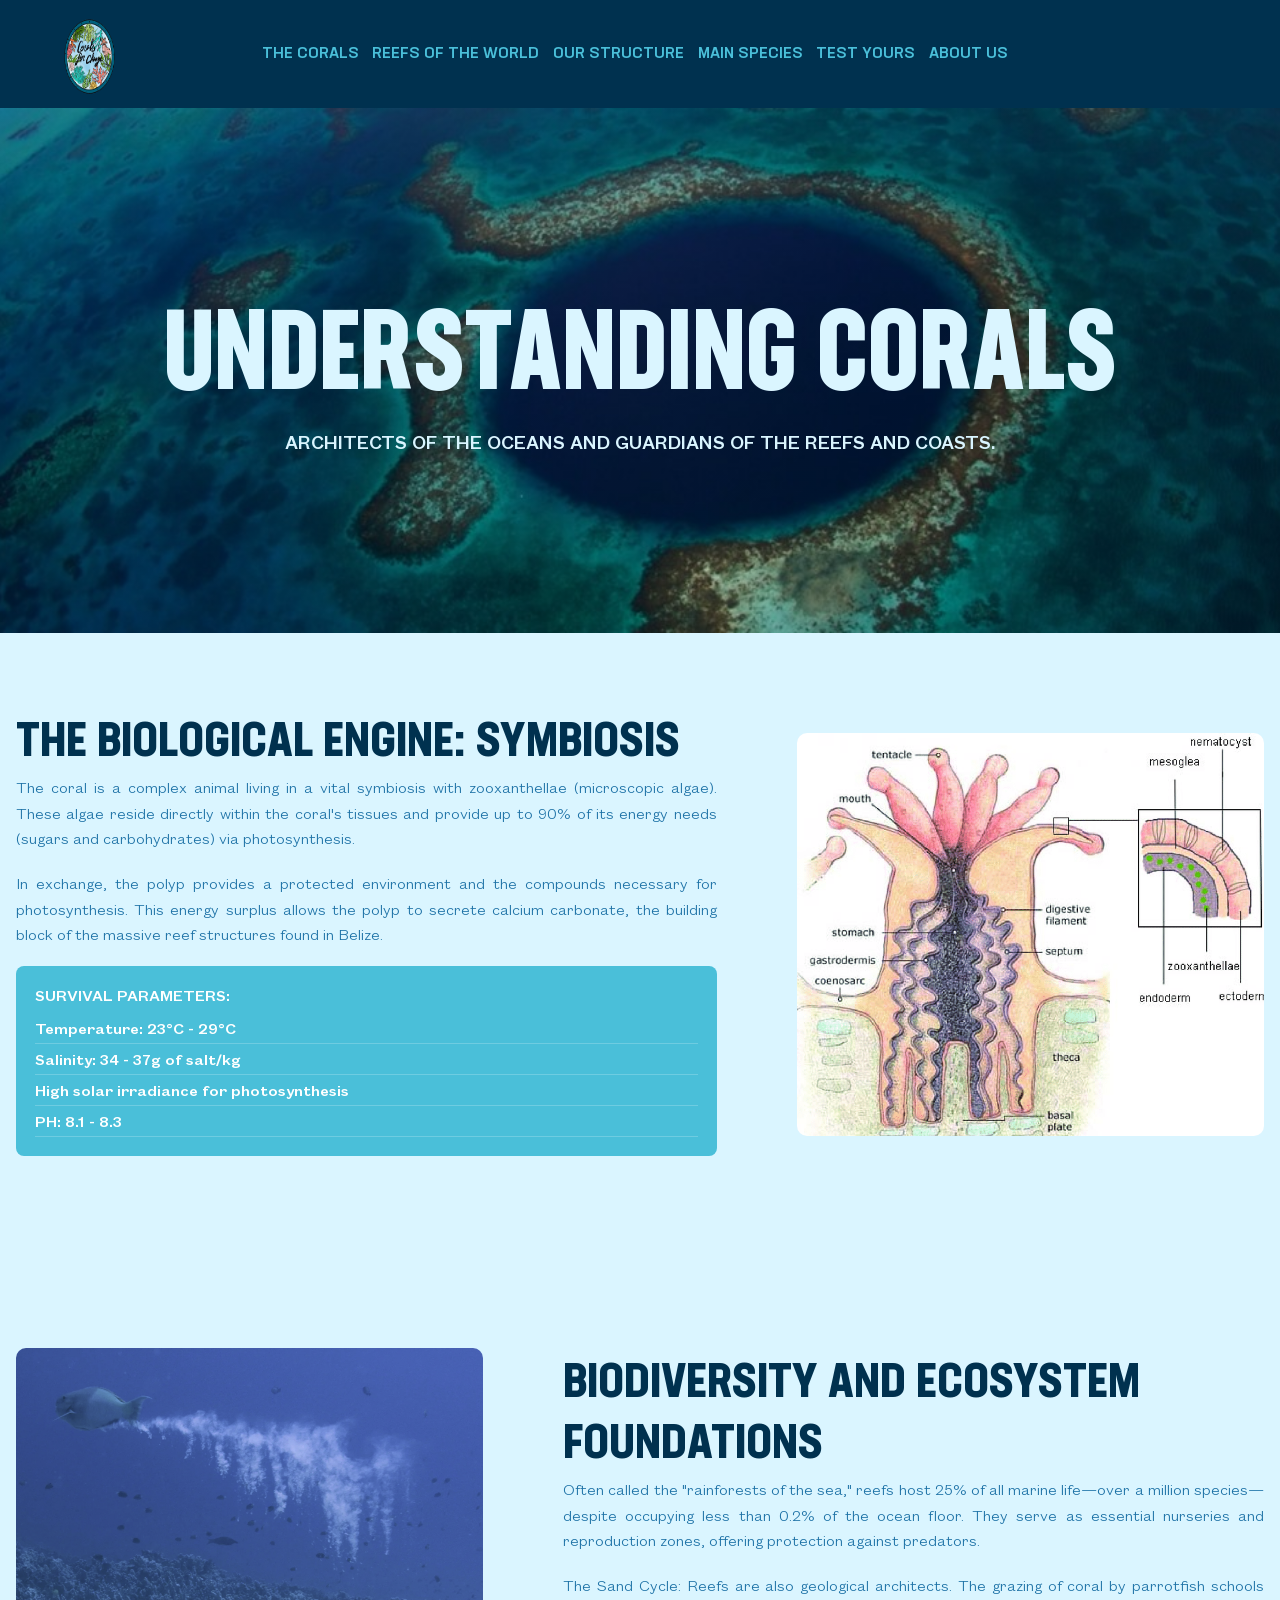
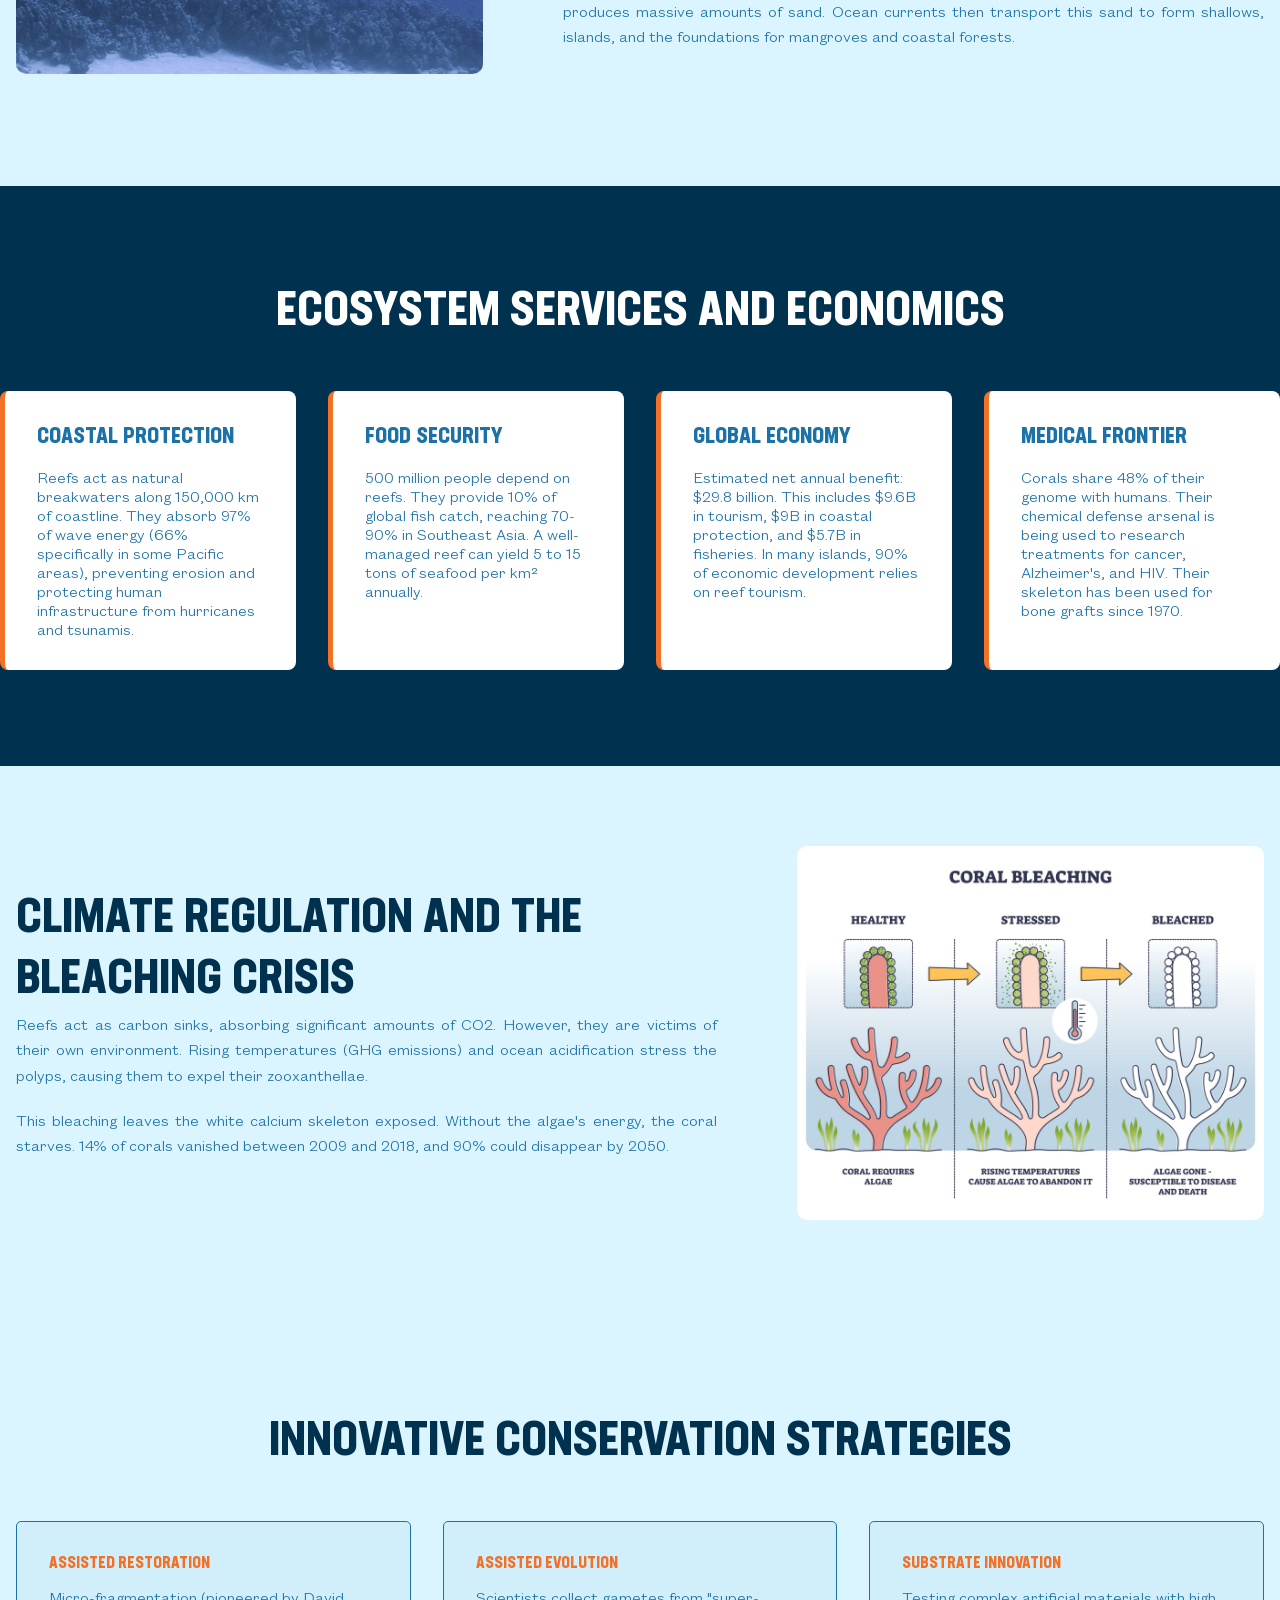
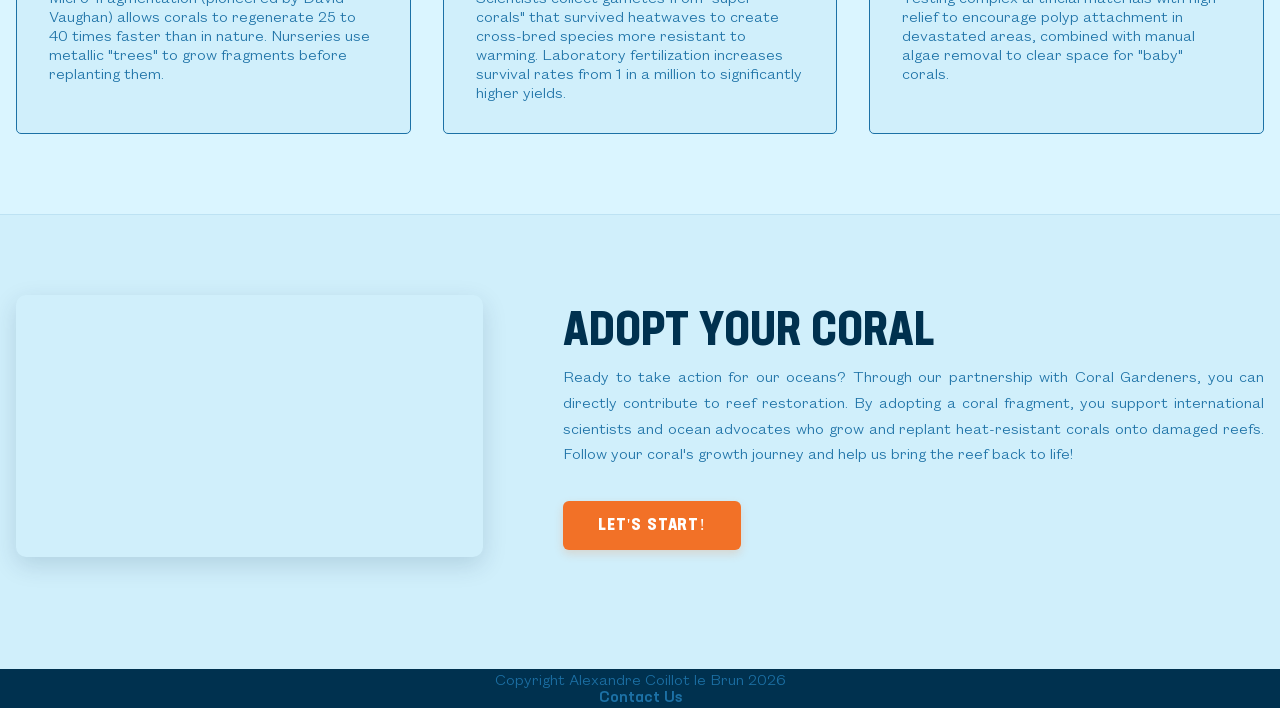
<file: page/corail.html>
<!DOCTYPE html>
<html lang="en">

<head>
    <meta charset="UTF-8">
    <meta name="viewport" content="width=device-width, initial-scale=1.0">
    <meta name="description" content="Page presentant le fonctionnement global des coraux">
    <meta name="author" content="Alexandre Coillot le Brun">
    <meta name="keywords" content="">

    <link rel="stylesheet" href="../style/styles.css">
    <link rel="stylesheet" href="../style/responsive.css">
    <link rel="icon" type="image/x-icon" href="../img/logo.png"><!-- favicon -->
    <title>Corals</title>
</head>

<body>
    <header>
        <figure>
            <a href="../index.html">
                <img src="../img/logo.png" alt="Logo CFC" class="logo">
            </a>
        </figure>

        <div class="burger" onclick="openNav()">
            <span></span>
            <span></span>
            <span></span>
        </div>

        <nav id="desktopNav">
            <a href="../page/corail.html">The corals</a>
            <a href="../page/recifs.html">Reefs of the world</a>
            <a href="../page/structure.html">Our Structure</a>
            <a href="../page/espece.html">Main Species</a>
            <a href="../page/experience.html">Test Yours</a>
            <a href="../page/team.html">About Us</a>
        </nav>

        <div id="myNav" class="overlay">
            <div class="overlay-content">
                <a href="../page/corail.html" onclick="openNav()">The corals</a>
                <hr>
                <a href="../page/recifs.html" onclick="openNav()">Reefs of the world</a>
                <hr>
                <a href="../page/structure.html" onclick="openNav()">Our Structure</a>
                <hr>
                <a href="../page/espece.html" onclick="openNav()">Main Species</a>
                <hr>
                <a href="../page/experience.html" onclick="openNav()">Test Yours</a>
                <hr>
                <a href="../page/team.html" onclick="openNav()">About Us</a>
            </div>
        </div>
    </header>
    <main class="coral-page">
        <section class="coral-hero">
            <div class="taillemax">
                <h1>Understanding Corals</h1>
                <h2>Architects of the oceans and guardians of the Reefs and coasts.</h2>
            </div>
        </section>


        <section class="taillemax section-padding">
            <div class="flex-container">
                <div class="text-block">
                    <h2 class="titre2corail">The Biological Engine: Symbiosis</h2>
                    <p>The coral is a complex animal living in a vital <strong>symbiosis with zooxanthellae</strong>
                        (microscopic algae). These algae reside directly within the coral's tissues and provide up to
                        <strong>90% of its energy needs</strong> (sugars and carbohydrates) via photosynthesis.
                    </p>
                    <p>In exchange, the polyp provides a protected environment and the compounds necessary for
                        photosynthesis. This energy surplus allows the polyp to secrete calcium carbonate, the building
                        block of the massive reef structures found in Belize.</p>
                    <div class="stats-box">
                        <h4><strong>SURVIVAL PARAMETERS:</strong></h4>
                        <ul>
                            <li>Temperature: 23°C - 29°C</li>
                            <li>Salinity: 34 - 37g of salt/kg</li>
                            <li>High solar irradiance for photosynthesis</li>
                            <li>PH: 8.1 - 8.3</li>
                        </ul>
                    </div>
                </div>
                <div class="image-block">

                    <img src="../img/symbiose.png" alt="Coral Symbiosis">
                </div>
            </div>
        </section>

        <section class="taillemax section-padding">
            <div class="flex-container reverse">
                <div class="text-block">
                    <h2 class="titre2corail">Biodiversity and Ecosystem Foundations</h2>
                    <p>Often called the "rainforests of the sea," reefs host <strong>25% of all marine
                            life</strong>—over a million species—despite occupying less than 0.2% of the ocean floor.
                        They serve as essential nurseries and reproduction zones, offering protection against predators.
                    </p>
                    <p><strong>The Sand Cycle:</strong> Reefs are also geological architects. The grazing of coral by
                        parrotfish schools produces massive amounts of sand. Ocean currents then transport this sand to
                        form shallows, islands, and the foundations for <strong>mangroves and coastal forests</strong>.
                    </p>
                </div>
                <div class="image-block">

                    <img src="../img/poi-perroquet.png" alt="Marine Life">
                </div>
            </div>
        </section>

        <section class="impact-section">
            <div class="taillemax">
                <h2 style="text-align: center; color: white; margin-bottom: 3rem;">Ecosystem Services and Economics</h2>
                <div class="impact-grid">
                    <div class="impact-card">
                        <h3>Coastal Protection</h3>
                        <p>Reefs act as natural breakwaters along 150,000 km of coastline. They absorb <strong>97% of
                                wave energy</strong> (66% specifically in some Pacific areas), preventing erosion and
                            protecting human infrastructure from hurricanes and tsunamis.</p>
                    </div>
                    <div class="impact-card">
                        <h3>Food Security</h3>
                        <p>500 million people depend on reefs. They provide <strong>10% of global fish catch</strong>,
                            reaching 70-90% in Southeast Asia. A well-managed reef can yield 5 to 15 tons of seafood per
                            km² annually.</p>
                    </div>
                    <div class="impact-card">
                        <h3>Global Economy</h3>
                        <p>Estimated net annual benefit: <strong>$29.8 billion</strong>. This includes $9.6B in tourism,
                            $9B in coastal protection, and $5.7B in fisheries. In many islands, 90% of economic
                            development relies on reef tourism.</p>
                    </div>
                    <div class="impact-card">
                        <h3>Medical Frontier</h3>
                        <p>Corals share <strong>48% of their genome with humans</strong>. Their chemical defense arsenal
                            is being used to research treatments for <strong>cancer, Alzheimer's, and HIV</strong>.
                            Their skeleton has been used for bone grafts since 1970.</p>
                    </div>
                </div>
            </div>
        </section>

        <section class="taillemax section-padding">
            <div class="flex-container">
                <div class="text-block">
                    <h2 class="titre2corail">Climate Regulation and The Bleaching Crisis</h2>
                    <p>Reefs act as <strong>carbon sinks</strong>, absorbing significant amounts of CO2. However, they
                        are victims of their own environment. Rising temperatures (GHG emissions) and ocean
                        acidification stress the polyps, causing them to expel their zooxanthellae.</p>
                    <p>This <strong>bleaching</strong> leaves the white calcium skeleton exposed. Without the algae's
                        energy, the coral starves. 14% of corals vanished between 2009 and 2018, and <strong>90% could
                            disappear by 2050</strong>.</p>
                </div>
                <div class="image-block">

                    <img src="../img/blanchiement-etape.jpeg" alt="Bleached Coral">
                </div>
            </div>
        </section>

        <section class="conservation-section section-padding">
            <div class="taillemax">
                <h2 class="titre2corail">Innovative Conservation Strategies</h2>
                <div class="impact-grid">
                    <div class="text-card">
                        <h4>Assisted Restoration</h4>
                        <p>Micro-fragmentation (pioneered by David Vaughan) allows corals to regenerate <strong>25 to 40
                                times faster</strong> than in nature. Nurseries use metallic "trees" to grow fragments
                            before replanting them.</p>
                    </div>
                    <div class="text-card">
                        <h4>Assisted Evolution</h4>
                        <p>Scientists collect gametes from "super-corals" that survived heatwaves to create cross-bred
                            species more resistant to warming. Laboratory fertilization increases survival rates from 1
                            in a million to significantly higher yields.</p>
                    </div>
                    <div class="text-card">
                        <h4>Substrate Innovation</h4>
                        <p>Testing complex artificial materials with high relief to encourage polyp attachment in
                            devastated areas, combined with manual algae removal to clear space for "baby" corals.</p>
                    </div>
                </div>
            </div>
        </section>
        <section class="adoption-section section-padding">
            <div class="taillemax">
                <div class="flex-container">
                    <div class="image-block">
                        <div class="video-responsive">
                            <iframe width="560" height="315"
                                src="https://www.youtube.com/embed/Am-8LPwcfbM?si=LhDcbRBxA69nA1pS"
                                title="YouTube video player" frameborder="0"
                                allow="accelerometer; autoplay; clipboard-write; encrypted-media; gyroscope; picture-in-picture; web-share"
                                allowfullscreen></iframe>
                        </div>
                    </div>

                    <div class="text-block">
                        <h2 class="titre2corail">Adopt Your Coral</h2>
                        <p>
                            Ready to take action for our oceans? Through our partnership with <strong>Coral
                                Gardeners</strong>, you can directly contribute to reef restoration. By adopting a coral
                            fragment, you support international scientists and ocean advocates who grow and replant
                            heat-resistant corals onto damaged reefs. Follow your coral's growth journey and help us
                            bring the reef back to life!
                        </p>
                        <a href="https://coralgardeners.org/fr/products/coral-adoption-program-starter" target="_blank"
                            class="btn-adopt">
                            Let's start!
                        </a>
                    </div>
                </div>
            </div>
        </section>
    </main>
    <footer>
        <p>Copyright Alexandre Coillot le Brun 2026</p>
        <a href="../page/team.html">Contact Us</a>
    </footer>
    <script>
        function openNav() {
            const nav = document.getElementById("myNav");
            // Si le menu est ouvert, on le ferme. Sinon, on l'ouvre.
            if (nav.style.height === "100%") {
                nav.style.height = "0%";
            } else {
                nav.style.height = "100%";
            }
        }
    </script>
</body>

</html>
</file>
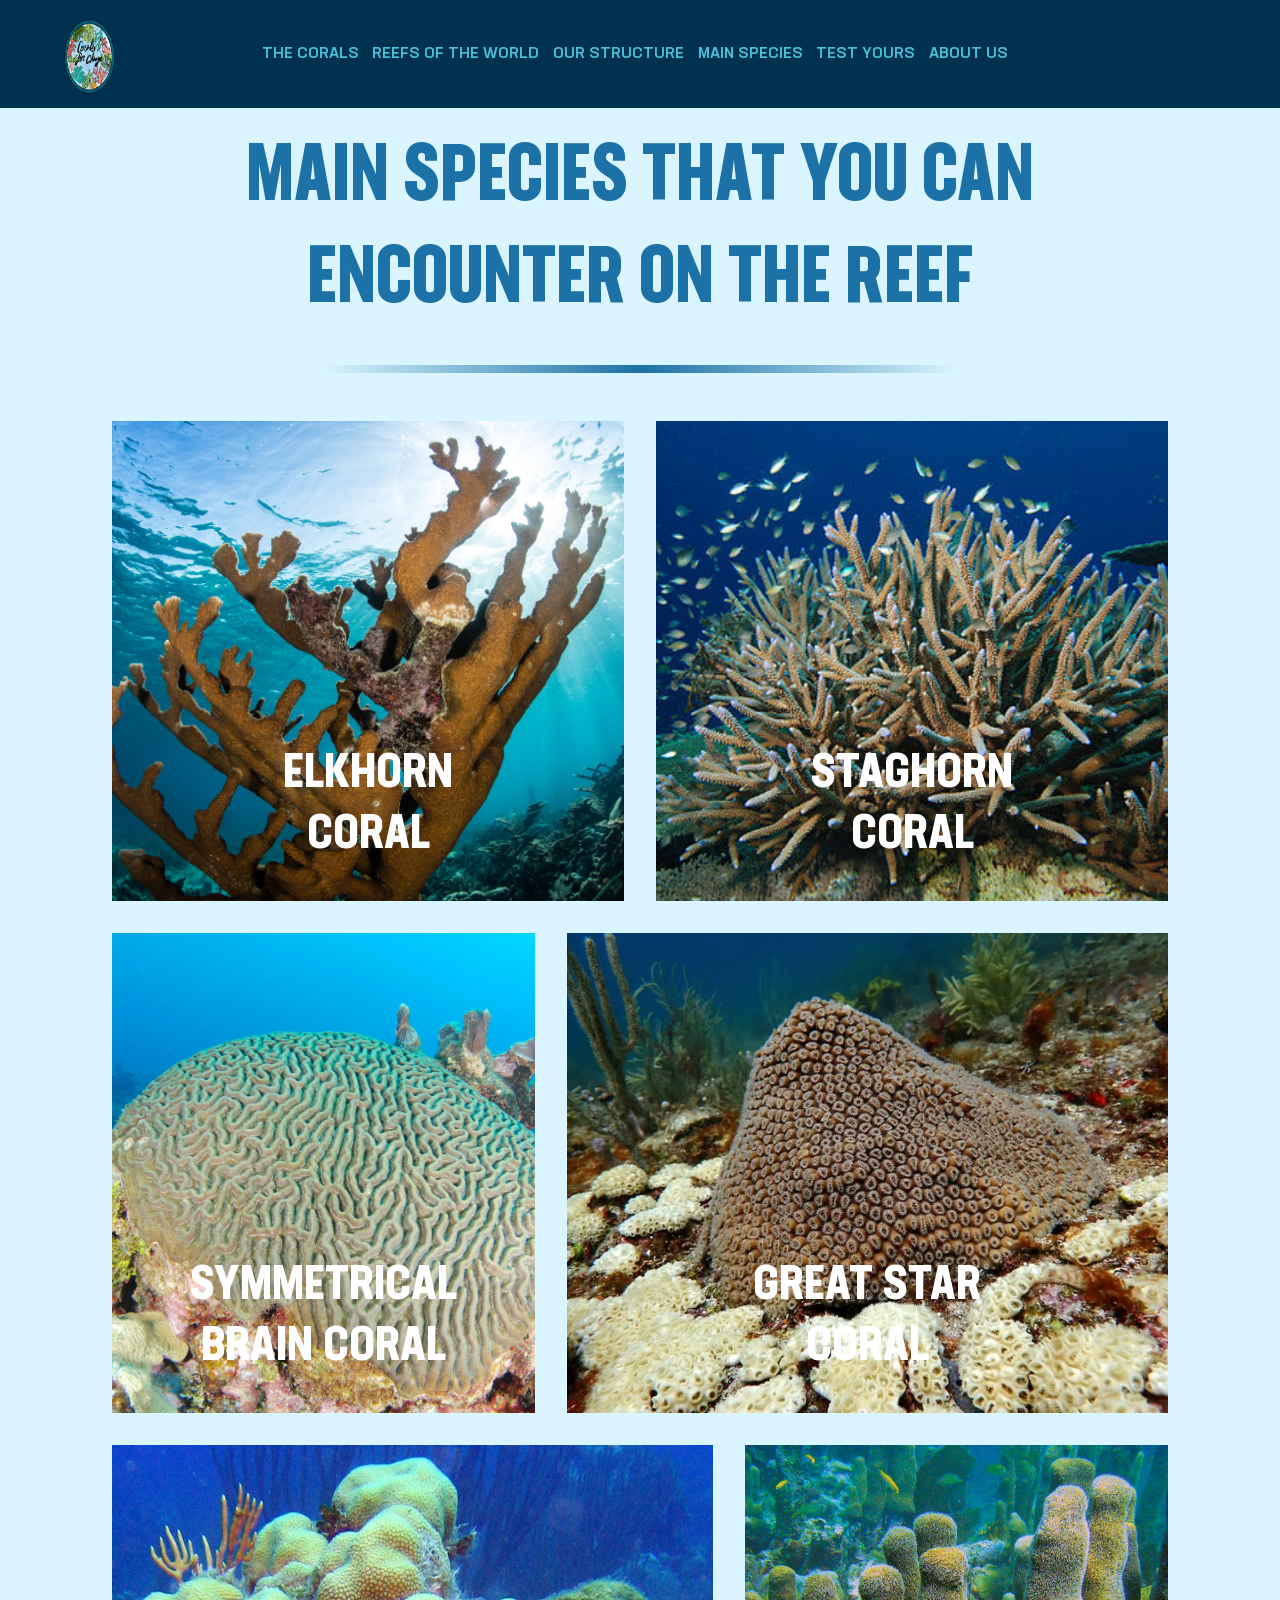
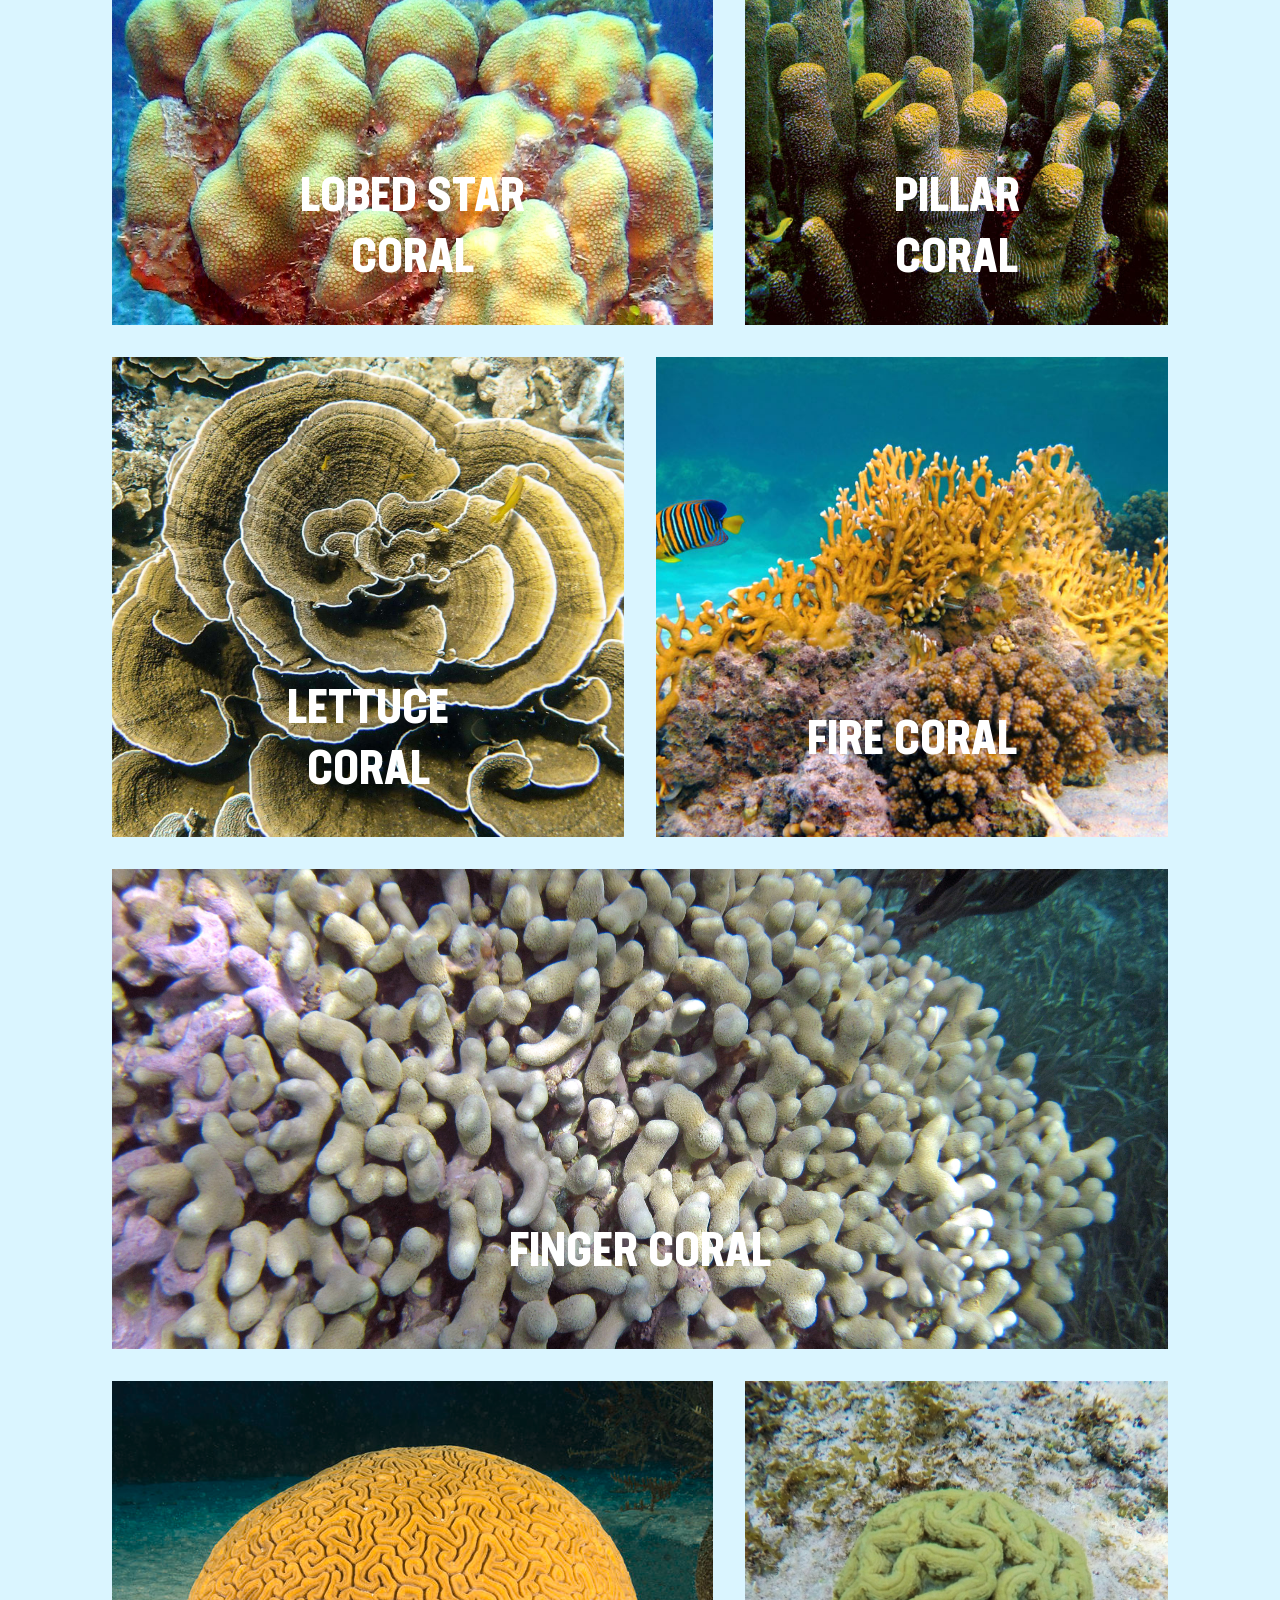
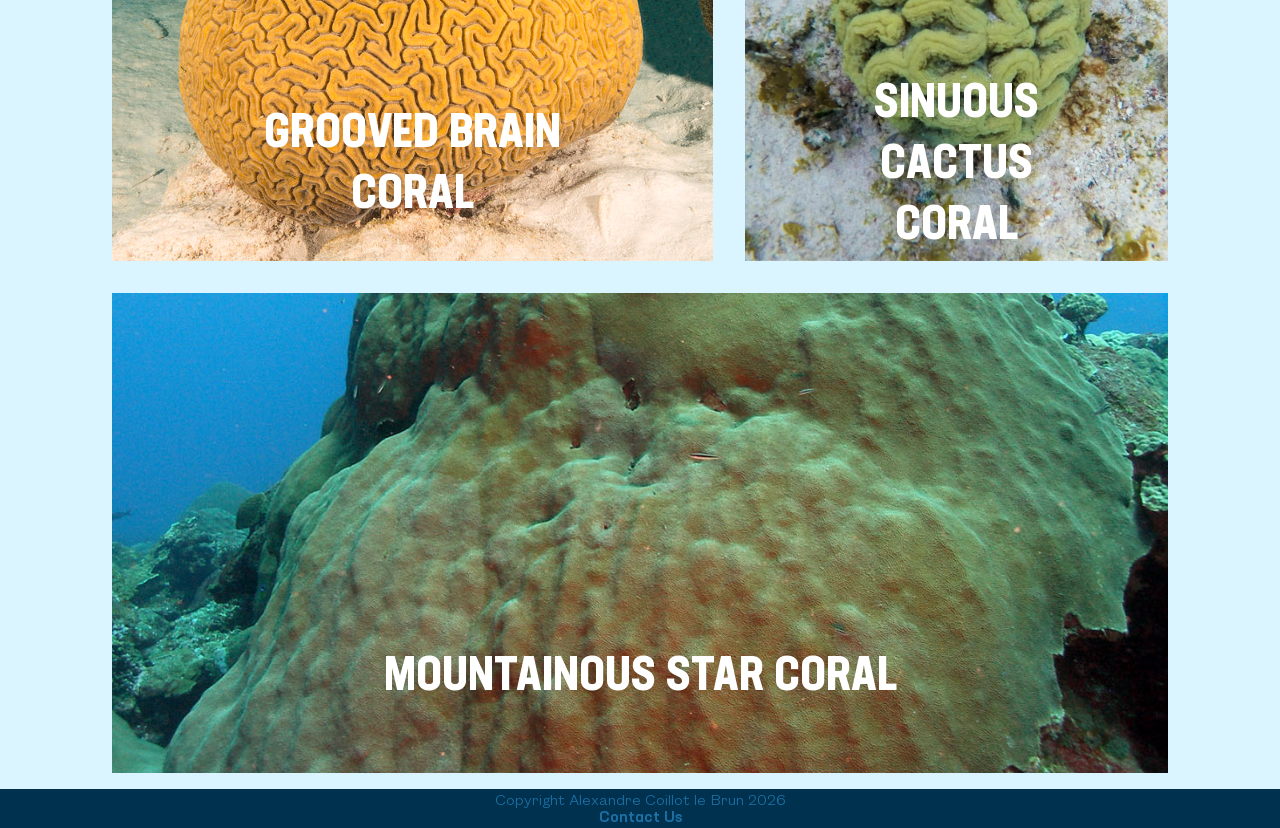
<file: page/espece.html>
<!DOCTYPE html>
<html lang="en">

<head>
    <meta charset="UTF-8">
    <meta name="viewport" content="width=device-width, initial-scale=1.0">
    <meta name="description" content="Page faune présentant les especes que l'on trouve dans les recifs">
    <meta name="author" content="Alexandre Coillot le Brun">
    <meta name="keywords" content="reefs, faune">

    <link rel="stylesheet" href="../style/styles.css">
    <link rel="stylesheet" href="../style/responsive.css">
    <link rel="icon" type="image/x-icon" href="../img/logo.png" class="logo">
    <title>Species</title>
</head>

<body>
    <header>
        <figure>
            <a href="../index.html">
                <img src="../img/logo.png" alt="Logo CFC" class="logo">
            </a>
        </figure>

        <div class="burger" onclick="openNav()">
            <span></span>
            <span></span>
            <span></span>
        </div>

        <nav id="desktopNav">
            <a href="../page/corail.html">The corals</a>
            <a href="../page/recifs.html">Reefs of the world</a>
            <a href="../page/structure.html">Our Structure</a>
            <a href="../page/espece.html">Main Species</a>
            <a href="../page/experience.html">Test Yours</a>
            <a href="../page/team.html">About Us</a>
        </nav>

        <div id="myNav" class="overlay">
            <div class="overlay-content">
                <a href="../page/corail.html" onclick="openNav()">The corals</a>
                <hr>
                <a href="../page/recifs.html" onclick="openNav()">Reefs of the world</a>
                <hr>
                <a href="../page/structure.html" onclick="openNav()">Our Structure</a>
                <hr>
                <a href="../page/espece.html" onclick="openNav()">Main Species</a>
                <hr>
                <a href="../page/experience.html" onclick="openNav()">Test Yours</a>
                <hr>
                <a href="../page/team.html" onclick="openNav()">About Us</a>
            </div>
        </div>
    </header>

    <main class="espece">
        <section class="faune-titre">
            <h1>Main species that you can encounter on the reef</h1>
            <p></p>
        </section>
        <hr>

        <section class="gallerie">
            <!-- 1. Elkhorn Coral -->
            <div class="col-03" id="elkhorn">
                <img src="../img/Elkhorn.jpg" alt="Elkhorn Coral">
                <h3>Elkhorn Coral</h3>
                <ul>
                    <li><strong>Scientific Name:</strong> Acropora palmata</li>
                    <li><strong>IUCN Status:</strong> Critically Endangered (CR)</li>
                    <li><strong>Growth Rate:</strong> 5 to 10 cm per year</li>
                    <li><strong>Depth:</strong> 0 to 5 meters</li>
                    <li><strong>Habitat:</strong> Reef crests, high-wave energy zones</li>
                    <li><strong>Skeleton Type:</strong> Branching, broad flat branches</li>
                    <li><strong>Key Feature:</strong> Its massive branches break the force of waves, protecting
                        coastlines from erosion.</li>
                </ul>
            </div>

            <!-- 2. Staghorn Coral -->
            <div class="col-03" id="staghorn">
                <img src="../img/Staghorn.jpg" alt="Staghorn Coral">
                <h3>Staghorn Coral</h3>
                <ul>
                    <li><strong>Scientific Name:</strong> Acropora cervicornis</li>
                    <li><strong>IUCN Status:</strong> Critically Endangered (CR)</li>
                    <li><strong>Growth Rate:</strong> 10 to 15 cm per year</li>
                    <li><strong>Depth:</strong> 5 to 30 meters</li>
                    <li><strong>Habitat:</strong> Deep lagoons and fore-reef slopes</li>
                    <li><strong>Skeleton Type:</strong> Branching, thin cylindrical branches</li>
                    <li><strong>Key Feature:</strong> It is the fastest-growing species in the Caribbean, forming dense
                        thickets that serve as fish nurseries.</li>
                </ul>
            </div>

            <!-- 3. Symmetrical Brain Coral -->
            <div class="col-03" id="brain-coral">
                <img src="../img/Symmetrical-Brain.jpeg" alt="Symmetrical Brain Coral">
                <h3>Symmetrical Brain Coral</h3>
                <ul>
                    <li><strong>Scientific Name:</strong> Pseudodiploria strigosa</li>
                    <li><strong>IUCN Status:</strong> Least Concern (LC)</li>
                    <li><strong>Growth Rate:</strong> 0.5 to 1 cm per year</li>
                    <li><strong>Depth:</strong> 1 to 40 meters</li>
                    <li><strong>Habitat:</strong> Clear reef flats</li>
                    <li><strong>Skeleton Type:</strong> Massive, smooth dome-shaped</li>
                    <li><strong>Key Feature:</strong> Closely resembles the human brain; it is extremely solid and can
                        live for several centuries.</li>
                </ul>
            </div>

            <!-- 4. Great Star Coral -->
            <div class="col-02" id="great-star">
                <img src="../img/Great-Star.jpg" alt="Great Star Coral">
                <h3>Great Star Coral</h3>
                <ul>
                    <li><strong>Scientific Name:</strong> Montastraea cavernosa</li>
                    <li><strong>IUCN Status:</strong> Least Concern (LC)</li>
                    <li><strong>Growth Rate:</strong> 0.3 to 0.8 cm per year</li>
                    <li><strong>Depth:</strong> 10 to 60 meters</li>
                    <li><strong>Habitat:</strong> External reef slopes</li>
                    <li><strong>Skeleton Type:</strong> Massive, large protruding calices</li>
                    <li><strong>Key Feature:</strong> Often displays striking red or green fluorescence under blue
                        actinic light.</li>
                </ul>
            </div>

            <!-- 5. Lobed Star Coral -->
            <div class="col-02" id="lobed-star">
                <img src="../img/Lobed-Star.jpg" alt="Lobed Star Coral">
                <h3>Lobed Star Coral</h3>
                <ul>
                    <li><strong>Scientific Name:</strong> Orbicella annularis</li>
                    <li><strong>IUCN Status:</strong> Endangered (EN)</li>
                    <li><strong>Growth Rate:</strong> 0.5 to 1.2 cm per year</li>
                    <li><strong>Depth:</strong> 0 to 80 meters</li>
                    <li><strong>Habitat:</strong> Intermediate reef zones</li>
                    <li><strong>Skeleton Type:</strong> Massive, pillar or lobe-shaped</li>
                    <li><strong>Key Feature:</strong> One of the primary builders of the Belize Barrier Reef, forming
                        monumental structures.</li>
                </ul>
            </div>

            <!-- 6. Pillar Coral -->
            <div class="col-03" id="pillar-coral">
                <img src="../img/Pillar.jpg" alt="Pillar Coral">
                <h3>Pillar Coral</h3>
                <ul>
                    <li><strong>Scientific Name:</strong> Dendrogyra cylindrus</li>
                    <li><strong>IUCN Status:</strong> Vulnerable (VU)</li>
                    <li><strong>Growth Rate:</strong> 0.8 to 2 cm per year</li>
                    <li><strong>Depth:</strong> 1 to 25 meters</li>
                    <li><strong>Habitat:</strong> Sandy floors or reef flats</li>
                    <li><strong>Skeleton Type:</strong> Vertical columns (pillars)</li>
                    <li><strong>Key Feature:</strong> Unlike most corals, its polyps remain extended during the day,
                        giving it a furry appearance.</li>
                </ul>
            </div>

            <!-- 7. Lettuce Coral -->
            <div class="col-03" id="lettuce-coral">
                <img src="../img/Lettuce.jpeg" alt="Lettuce Coral">
                <h3>Lettuce Coral</h3>
                <ul>
                    <li><strong>Scientific Name:</strong> Agaricia agaricites</li>
                    <li><strong>IUCN Status:</strong> Least Concern (LC)</li>
                    <li><strong>Growth Rate:</strong> 1 to 3 cm per year</li>
                    <li><strong>Depth:</strong> 5 to 70 meters</li>
                    <li><strong>Habitat:</strong> Vertical walls, shaded areas</li>
                    <li><strong>Skeleton Type:</strong> Foliaceous (leaf or plate-like)</li>
                    <li><strong>Key Feature:</strong> Highly adaptable to low light, it often colonizes the darker
                        corners of the reef.</li>
                </ul>
            </div>

            <!-- 8. Fire Coral -->
            <div class="col-03" id="fire-coral">
                <img src="../img/Fire.jpg" alt="Fire Coral">
                <h3>Fire Coral</h3>
                <ul>
                    <li><strong>Scientific Name:</strong> Millepora alcicornis</li>
                    <li><strong>IUCN Status:</strong> Not Evaluated (NE)</li>
                    <li><strong>Growth Rate:</strong> Fast (Invasive)</li>
                    <li><strong>Depth:</strong> 1 to 40 meters</li>
                    <li><strong>Habitat:</strong> Strong current zones</li>
                    <li><strong>Skeleton Type:</strong> Encrusting or branching Hydrozoan</li>
                    <li><strong>Key Feature:</strong> Not a true coral; it possesses stinging cells that cause immediate
                        burning sensations upon contact.</li>
                </ul>
            </div>

            <!-- 9. Finger Coral -->
            <div class="col-02" id="finger-coral">
                <img src="../img/Finger.jpg" alt="Finger Coral">
                <h3>Finger Coral</h3>
                <ul>
                    <li><strong>Scientific Name:</strong> Porites porites</li>
                    <li><strong>IUCN Status:</strong> Least Concern (LC)</li>
                    <li><strong>Growth Rate:</strong> 1.5 to 2.5 cm per year</li>
                    <li><strong>Depth:</strong> 0 to 25 meters</li>
                    <li><strong>Habitat:</strong> Shallow lagoons, turbid areas</li>
                    <li><strong>Skeleton Type:</strong> Branching, short thick fingers</li>
                    <li><strong>Key Feature:</strong> Better at tolerating cloudy water and sedimentation than most
                        other hard coral species.</li>
                </ul>
            </div>

            <!-- 10. Grooved Brain Coral -->
            <div class="col-02" id="grooved-brain">
                <img src="../img/Grooved-Brain.jpeg" alt="Grooved Brain Coral">
                <h3>Grooved Brain Coral</h3>
                <ul>
                    <li><strong>Scientific Name:</strong> Diploria labyrinthiformis</li>
                    <li><strong>IUCN Status:</strong> Least Concern (LC)</li>
                    <li><strong>Growth Rate:</strong> 0.4 to 0.7 cm per year</li>
                    <li><strong>Depth:</strong> 1 to 30 meters</li>
                    <li><strong>Habitat:</strong> Exposed reef areas</li>
                    <li><strong>Skeleton Type:</strong> Massive, ridges with distinct grooves</li>
                    <li><strong>Key Feature:</strong> Distinguished by wide winding valleys that form a complex,
                        labyrinth-like network.</li>
                </ul>
            </div>

            <!-- 11. Sinuous Cactus Coral -->
            <div class="col-03" id="cactus-coral">
                <img src="../img/Sinuous-Cactus.jpeg" alt="Sinuous Cactus Coral">
                <h3>Sinuous Cactus Coral</h3>
                <ul>
                    <li><strong>Scientific Name:</strong> Isophyllia sinuosa</li>
                    <li><strong>IUCN Status:</strong> Least Concern (LC)</li>
                    <li><strong>Growth Rate:</strong> Very slow</li>
                    <li><strong>Depth:</strong> 1 to 15 meters</li>
                    <li><strong>Habitat:</strong> Protected reefs, seagrass beds</li>
                    <li><strong>Skeleton Type:</strong> Massive, very fleshy ridges</li>
                    <li><strong>Key Feature:</strong> Its tissue is very thick and colorful, almost entirely masking the
                        rigid skeleton beneath.</li>
                </ul>
            </div>

            <!-- 12. Mountainous Star Coral -->
            <div class="col-03" id="mountain-star">
                <img src="../img/Mountainous-Star.jpg" alt="Mountainous Star Coral">
                <h3>Mountainous Star Coral</h3>
                <ul>
                    <li><strong>Scientific Name:</strong> Orbicella faveolata</li>
                    <li><strong>IUCN Status:</strong> Endangered (EN)</li>
                    <li><strong>Growth Rate:</strong> 0.3 to 1 cm per year</li>
                    <li><strong>Depth:</strong> 1 to 40 meters</li>
                    <li><strong>Habitat:</strong> Upper reef slopes</li>
                    <li><strong>Skeleton Type:</strong> Massive, bumpy mounds</li>
                    <li><strong>Key Feature:</strong> Often forms wide "skirts" of tissue at its base to expand over
                        neighboring rocks.</li>
                </ul>
            </div>
        </section>
    </main>

    <footer>
        <p>Copyright Alexandre Coillot le Brun 2026</p>
        <a href="../page/team.html">Contact Us</a>
    </footer>

    <script>
        function openNav() {
            const nav = document.getElementById("myNav");
            // Si le menu est ouvert, on le ferme. Sinon, on l'ouvre.
            if (nav.style.height === "100%") {
                nav.style.height = "0%";
            } else {
                nav.style.height = "100%";
            }
        }

        document.addEventListener('DOMContentLoaded', function () {
            // On cible les points de la carte et les fiches de la galerie faune
            const interactiveElements = document.querySelectorAll('.map-point, .gallerie > div');

            interactiveElements.forEach(element => {
                element.addEventListener('click', function (e) {
                    // Empêche le clic de fermer immédiatement à cause du document listener plus bas
                    e.stopPropagation();

                    // Si l'élément cliqué est déjà actif, on le ferme
                    if (this.classList.contains('active')) {
                        this.classList.remove('active');
                    } else {
                        // Optionnel : On ferme d'abord tous les autres éléments ouverts pour n'en laisser qu'un seul
                        interactiveElements.forEach(el => el.classList.remove('active'));
                        // On ouvre l'élément cliqué
                        this.classList.add('active');
                    }
                });
            });

            // Si l'utilisateur clique n'importe où ailleurs dans la page, on ferme tout
            document.addEventListener('click', function () {
                interactiveElements.forEach(el => el.classList.remove('active'));
            });
        });
    </script>
</body>

</html>
</file>
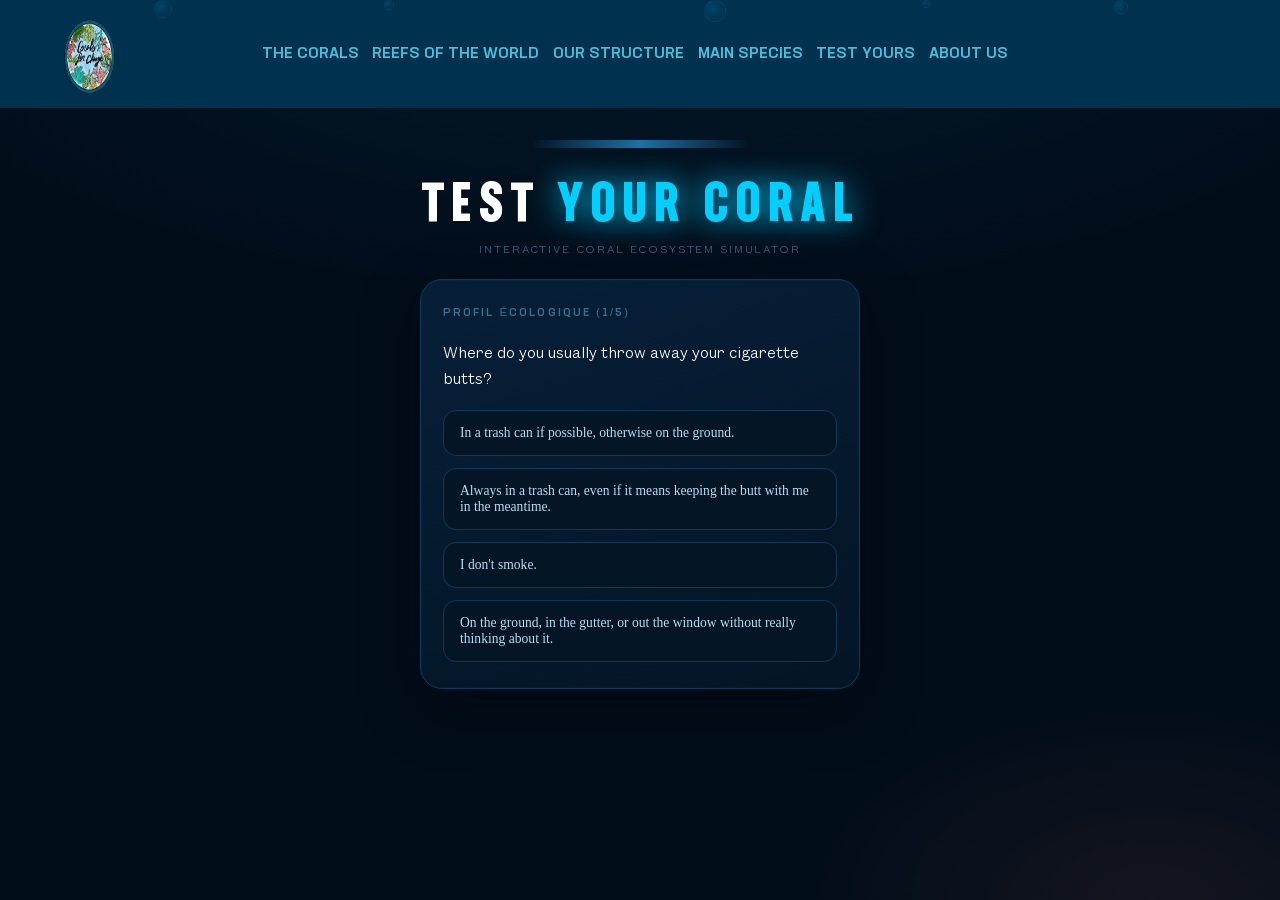
<file: page/experience.html>
<!DOCTYPE html>
<html lang="en">

<head>
    <meta charset="utf-8">
    <meta name="viewport" content="width=device-width, initial-scale=1">
    <title>Test Your Coral</title>
    <link rel="stylesheet" href="../style/styles.css">
    <link rel="stylesheet" href="../style/responsive.css">
    <link rel="icon" type="image/x-icon" href="../img/logo.png">
</head>

<body class="body-exp">
    <header>
        <figure>
            <a href="../index.html">
                <img src="../img/logo.png" alt="Logo CFC" class="logo">
            </a>
        </figure>

        <div class="burger" onclick="openNav()">
            <span></span>
            <span></span>
            <span></span>
        </div>

        <nav id="desktopNav">
            <a href="../page/corail.html">The corals</a>
            <a href="../page/recifs.html">Reefs of the world</a>
            <a href="../page/structure.html">Our Structure</a>
            <a href="../page/espece.html">Main Species</a>
            <a href="../page/experience.html">Test Yours</a>
            <a href="../page/team.html">About Us</a>
        </nav>

        <div id="myNav" class="overlay">
            <div class="overlay-content">
                <a href="../page/corail.html" onclick="openNav()">The corals</a>
                <hr>
                <a href="../page/recifs.html" onclick="openNav()">Reefs of the world</a>
                <hr>
                <a href="../page/structure.html" onclick="openNav()">Our Structure</a>
                <hr>
                <a href="../page/espece.html" onclick="openNav()">Main Species</a>
                <hr>
                <a href="../page/experience.html" onclick="openNav()">Test Yours</a>
                <hr>
                <a href="../page/team.html" onclick="openNav()">About Us</a>
            </div>
        </div>
    </header>

    <main>
        <div class="bubbles">
            <div class="bubble"></div>
            <div class="bubble"></div>
            <div class="bubble"></div>
            <div class="bubble"></div>
            <div class="bubble"></div>
        </div>
        <hr>
        <div class="page">

            <div class="title-exp">
                <h1>Test <em>Your Coral</em></h1>
                <p>Interactive coral ecosystem simulator</p>
            </div>
            <div class="card" id="quizCard">
            </div>

            <div id="simulatorContent" style="display: none; width: 100%; flex-direction: column; gap: 24px;">

                <div class="card">
                    <div class="coral-id">
                        <span class="coral-id-label">Your coral</span>
                        <span class="coral-id-badge">CORAL #1</span>
                    </div>
                    <div class="coral-wrap">
                        <canvas id="coralMain" width="120" height="120"></canvas>
                    </div>
                    <div class="health-row">
                        <span class="health-lbl">Coral health</span>
                        <span class="health-num" id="hNum">100%</span>
                    </div>
                    <div class="bar-bg">
                        <div class="bar-fill" id="hBar" style="width:100%"></div>
                    </div>
                    <span class="status-tag" id="sTag">Healthy coral</span>
                    <div class="stress-row">
                        <span class="stress-lbl">Stress level</span>
                        <span class="stress-val" id="stVal">0.0</span>
                    </div>
                </div>

                <div class="pollution-row" style="margin-top: 16px; padding-top: 16px; border-top: 1px solid #0a2d46;">
                    <div
                        style="display: flex; justify-content: space-between; align-items: baseline; margin-bottom: 8px;">
                        <span class="health-lbl" style="color: var(--warm);">Pollution Level</span>
                        <span id="pollutionV"
                            style="font-family: 'fgmedium', sans-serif; font-size: 1.4rem; color: var(--warm); line-height: 1;">0/10</span>
                    </div>
                    <div class="bar-bg">
                        <div id="pollutionFill"
                            style="height: 100%; border-radius: 999px; background: var(--warm); width: 0%; transition: width .6s; box-shadow: 0 0 8px rgba(255, 124, 80, 0.5);">
                        </div>
                    </div>
                </div>

                <div class="card">
                    <p class="timeline-title">5-year evolution</p>
                    <div class="timeline">
                        <div class="yr-col">
                            <div class="yr-coral"><canvas id="yr0" width="52" height="52"></canvas></div>
                            <div class="yr-health" id="yh0">—</div>
                            <div class="yr-label">Now</div>
                        </div>
                        <div class="yr-col">
                            <div class="yr-coral"><canvas id="yr1" width="52" height="52"></canvas></div>
                            <div class="yr-health" id="yh1">—</div>
                            <div class="yr-label">Year 1</div>
                        </div>
                        <div class="yr-col">
                            <div class="yr-coral"><canvas id="yr2" width="52" height="52"></canvas></div>
                            <div class="yr-health" id="yh2">—</div>
                            <div class="yr-label">Year 2</div>
                        </div>
                        <div class="yr-col">
                            <div class="yr-coral"><canvas id="yr3" width="52" height="52"></canvas></div>
                            <div class="yr-health" id="yh3">—</div>
                            <div class="yr-label">Year 3</div>
                        </div>
                        <div class="yr-col">
                            <div class="yr-coral"><canvas id="yr4" width="52" height="52"></canvas></div>
                            <div class="yr-health" id="yh4">—</div>
                            <div class="yr-label">Year 4</div>
                        </div>
                        <div class="yr-col">
                            <div class="yr-coral"><canvas id="yr5" width="52" height="52"></canvas></div>
                            <div class="yr-health" id="yh5">—</div>
                            <div class="yr-label">Year 5</div>
                        </div>
                    </div>
                </div>

                <div class="card" id="paramsCard">
                    <p class="params-title">Environmental parameters</p>

                    <div class="attempts-row">
                        <span class="attempts-lbl">Attempts remaining</span>
                        <div class="attempts-dots">
                            <div class="dot avail" id="d0"></div>
                            <div class="dot avail" id="d1"></div>
                            <div class="dot avail" id="d2"></div>
                            <div class="dot avail" id="d3"></div>
                            <div class="dot avail" id="d4"></div>
                        </div>
                    </div>

                    <div class="param-block">
                        <div class="param-header">
                            <span class="param-name">Temperature</span>
                            <span class="param-val"><span id="tV">20.0</span><span class="param-unit">°C</span></span>
                        </div>
                        <input type="range" id="tS" min="20" max="35" step="0.1" value="20">
                        <div class="range-labels"><span>20°C</span><span>35°C</span></div>
                    </div>

                    <div class="param-block">
                        <div class="param-header">
                            <span class="param-name">pH</span>
                            <span class="param-val"><span id="pV">6.50</span></span>
                        </div>
                        <input type="range" id="pS" min="6.5" max="9.0" step="0.05" value="6.5">
                        <div class="range-labels"><span>6.5</span><span>9.0</span></div>
                    </div>

                    <div class="param-block">
                        <div class="param-header">
                            <span class="param-name">Light</span>
                            <span class="param-val"><span id="lV">0</span><span class="param-unit">%</span></span>
                        </div>
                        <input type="range" id="lS" min="0" max="100" step="1" value="0">
                        <div class="range-labels"><span>0%</span><span>100%</span></div>
                    </div>


                    <div class="hint-box" id="hintBox">
                        <div class="hint-label">&#9670; Did you know?</div>
                        <div class="hint-text" id="hintText"></div>
                    </div>

                    <button class="btn" id="btnU">Test my coral</button>
                </div>

                <div class="card blocked-card" id="blockedCard" style="display: none;">
                    <p class="blocked-title">All 5 attempts used</p>
                    <p class="blocked-sub">Here are the optimal parameters<br>for a healthy coral reef.</p>
                    <div class="answer-grid">
                        <div class="answer-item">
                            <div class="answer-param">Temperature</div>
                            <div class="answer-val">26 – 28 °C</div>
                        </div>
                        <div class="answer-item">
                            <div class="answer-param">pH</div>
                            <div class="answer-val">8.0 – 8.4</div>
                        </div>
                        <div class="answer-item">
                            <div class="answer-param">Light</div>
                            <div class="answer-val">60 – 85 %</div>
                        </div>
                        <div class="answer-item">
                            <div class="answer-param">Salinity</div>
                            <div class="answer-val">~35 g/L</div>
                        </div>
                    </div>
                    <button class="btn" class="btn-reset" id="btnReset">&#8635; Try again</button>
                </div>

                <div class="card blocked-card" id="successCard" style="display: none;">
                    <p class="blocked-title" style="color:#00cfff;">&#10003; Perfect coral!</p>
                    <p class="blocked-sub" id="successSub">You found the ideal parameters.<br>Your coral is in perfect
                        health.</p>
                    <div class="answer-grid">
                        <div class="answer-item">
                            <div class="answer-param">Temperature</div>
                            <div class="answer-val">26 – 28 °C</div>
                        </div>
                        <div class="answer-item">
                            <div class="answer-param">pH</div>
                            <div class="answer-val">8.0 – 8.4</div>
                        </div>
                        <div class="answer-item">
                            <div class="answer-param">Light</div>
                            <div class="answer-val">60 – 85 %</div>
                        </div>
                        <div class="answer-item">
                            <div class="answer-param">Salinity</div>
                            <div class="answer-val">~35 g/L</div>
                        </div>
                    </div>
                    <button class="btn" class="btn-reset" id="btnReset2">&#8635; Play again</button>
                </div>

                <div class="card">
                    <p class="params-title">Colour guide</p>
                    <div class="legend-items">
                        <div class="legend-item">
                            <div class="legend-dot" style="background:#00cfff;box-shadow:0 0 8px #00cfff"></div><span
                                class="legend-text"><b>Cyan blue</b> — Health &gt; 75% · Healthy coral</span>
                        </div>
                        <div class="legend-item">
                            <div class="legend-dot" style="background:#6b8eff;box-shadow:0 0 8px #6b8eff"></div><span
                                class="legend-text"><b>Blue-violet</b> — Health 50–75% · Moderate stress</span>
                        </div>
                        <div class="legend-item">
                            <div class="legend-dot" style="background:#c8c8ff;box-shadow:0 0 8px #c8c8ff"></div><span
                                class="legend-text"><b>White-blue</b> — Health 25–50% · Bleaching</span>
                        </div>
                        <div class="legend-item">
                            <div class="legend-dot" style="background:#eee;box-shadow:0 0 6px #fff4"></div><span
                                class="legend-text"><b>Pure white</b> — Health &lt; 25% · Coral in danger</span>
                        </div>
                    </div>
                </div>

            </div>
        </div>
        <div class="toast" id="toast">Coral tested!</div>

        <script>
            /* // 1. On récupère les paramètres dans l'URL (ex: ?coral=3)
            const urlParams = new URLSearchParams(window.location.search);
            const coralID = urlParams.get('coral') || "1"; // Par défaut, corail 1 si aucun paramètre
        
            console.log("L'utilisateur contrôle actuellement le Corail numéro :", coralID); */

            // ══════════════════════════════════════════
            // CONFIGURATION ET LOGIQUE DU QUIZ ÉCOLOGIQUE
            // ══════════════════════════════════════════
            var quizQuestions = [
                {
                    q: "Where do you usually throw away your cigarette butts?",
                    options: [
                        { text: "In a trash can if possible, otherwise on the ground.", penalty: 10 },
                        { text: "Always in a trash can, even if it means keeping the butt with me in the meantime.", penalty: 4 },
                        { text: "I don't smoke.", penalty: 0 },
                        { text: "On the ground, in the gutter, or out the window without really thinking about it.", penalty: 20 }
                    ]
                },
                {
                    q: "How do you usually order takeout food?",
                    options: [
                        { text: "Using my own reusable containers (Tupperware, lunchbox, flask).", penalty: 0 },
                        { text: "With the standard single-use packaging provided by the restaurant.", penalty: 15 },
                        { text: "By explicitly asking to refuse unnecessary bags, napkins, and plastic cutlery.", penalty: 5 },
                        { text: "I never order takeout food.", penalty: 0 }
                    ]
                },
                {
                    q: "What type of vacation appeals to you the most?",
                    options: [
                        { text: "A tropical cruise to idyllic destinations.", penalty: 25 },
                        { text: "A major road trip abroad to explore multiple countries.", penalty: 15 },
                        { text: "A peaceful holiday with family, staying at home or exploring my local region.", penalty: 0 },
                        { text: "A long-haul flight to visit a major global capital or an all-inclusive resort.", penalty: 20 }
                    ]
                },
                {
                    q: "What is your typical shower routine?",
                    options: [
                        { text: "I put on some music and take my time to fully enjoy it.", penalty: 12 },
                        { text: "It's a quick, efficient shower without wasting any time.", penalty: 0 },
                        { text: "It completely depends on my mood.", penalty: 5 },
                        { text: "I regularly take long baths or let the hot water run for a long time to relax.", penalty: 20 }
                    ]
                },
                {
                    q: "How do you usually get around the city?",
                    options: [
                        { text: "By subway / public transport: it's affordable and efficient!", penalty: 2 },
                        { text: "By bicycle or walking: I do everything like that.", penalty: 0 },
                        { text: "Always by taxi or ride-sharing apps (Uber, Didi...): it's the easiest and fastest way.", penalty: 15 },
                        { text: "A mix of everything, depending on the weather and distance.", penalty: 5 }
                    ]
                }
            ];

            var currentQuestionIndex = 0;
            var quizPenalty = 0;
            var pollutionScore = 0; // Note finale de pollution calculée sur 10

            function renderQuizQuestion() {
                var quizCard = document.getElementById('quizCard');
                if (currentQuestionIndex >= quizQuestions.length) {
                    endQuiz();
                    return;
                }
                var currentQ = quizQuestions[currentQuestionIndex];
                var html = '<p class="params-title">Profil Écologique (' + (currentQuestionIndex + 1) + '/' + quizQuestions.length + ')</p>';
                html += '<p class="quiz-question">' + currentQ.q + '</p>';
                html += '<div class="quiz-options">';
                currentQ.options.forEach(function (opt, index) {
                    html += '<button class="quiz-opt-btn" onclick="handleQuizAnswer(' + opt.penalty + ')">' + opt.text + '</button>';
                });
                html += '</div>';
                quizCard.innerHTML = html;
            }

            function handleQuizAnswer(penalty) {
                quizPenalty += penalty;
                currentQuestionIndex++;
                renderQuizQuestion();
            }

            function endQuiz() {
                document.getElementById('quizCard').style.display = 'none';
                var simContent = document.getElementById('simulatorContent');
                simContent.style.display = 'flex';

                // 1. Calcul dynamique de la pénalité maximale possible selon ton tableau de questions
                var maxPossiblePenalty = 0;
                quizQuestions.forEach(function (q) {
                    var maxQ = 0;
                    q.options.forEach(function (opt) {
                        if (opt.penalty > maxQ) maxQ = opt.penalty;
                    });
                    maxPossiblePenalty += maxQ;
                });

                // 2. Calcul proportionnel de la pollution sur 10
                var rawPollution = 0;
                if (maxPossiblePenalty > 0) {
                    rawPollution = (quizPenalty / maxPossiblePenalty) * 10;
                }

                pollutionScore = Math.round(rawPollution * 10) / 10; // Arrondi à 1 décimale (ex: 7.4/10)

                // Sécurité pour ne jamais dépasser 10/10
                if (pollutionScore > 10) pollutionScore = 10;

                // Mise à jour de l'affichage graphique de la jauge de pollution
                var pV = document.getElementById('pollutionV');
                var pFill = document.getElementById('pollutionFill');
                if (pV) pV.textContent = pollutionScore + "/10";
                if (pFill) pFill.style.width = (pollutionScore * 10) + "%";

                // Initialisation de l'affichage avec les valeurs courantes des curseurs
                var t = parseFloat(tS.value);
                var p = parseFloat(pS.value);
                var l = parseFloat(lS.value);

                var h = computeHealth(t, p, l);
                var st = computeStress(t, p, l);
                updateUI(h, st, null);
            }

            // ══════════════════════════════════════════
            // HINTS — Indisponibilités environnementales
            // ══════════════════════════════════════════
            var HINTS = {
                temp_low: {
                    param: 'Temperature',
                    text: 'Corals are tropical organisms. They depend on warm water for their symbiotic algae (zooxanthellae) to photosynthesize and produce the energy corals need to survive.'
                },
                temp_high: {
                    param: 'Temperature',
                    text: 'Even a slight rise above normal sea temperature is enough to trigger coral bleaching. Since the 1980s, mass bleaching events have become far more frequent worldwide.'
                },
                ph_low: {
                    param: 'pH',
                    text: 'Ocean acidification caused by CO₂ absorption has been lowering average ocean pH since the industrial era. Corals rely on alkaline water to build their calcium carbonate skeletons. As the water becomes more acidic, their structures weaken and growth slows.'
                },
                ph_high: {
                    param: 'pH',
                    text: 'Seawater that is too alkaline disrupts the chemical balance corals need for calcification. A stable, slightly alkaline pH is essential for the entire reef ecosystem to thrive.'
                },
                light_low: {
                    param: 'Light',
                    text: 'Zooxanthellae, the microscopic algae living inside coral tissues, need sunlight to photosynthesize. Without enough light, they cannot produce energy, and the coral slowly starves.'
                },
                light_high: {
                    param: 'Light',
                    text: 'Excessive light, especially combined with high temperature, increases oxidative stress in corals. This accelerates the expulsion of zooxanthellae — the first visible step of bleaching.'
                }
            };

            // ══════════════════════════════════════════
            // ESSAIS (ATTEMPTS)
            // ══════════════════════════════════════════
            var MAX_ATTEMPTS = 5;
            var attemptsUsed = 0;
            var firstTestDone = false;

            function updateDots() {
                for (var i = 0; i < 5; i++) {
                    document.getElementById('d' + i).className = 'dot ' + (i < attemptsUsed ? 'used' : 'avail');
                }
            }

            function showBlocked() {
                document.getElementById('paramsCard').style.display = 'none';
                document.getElementById('successCard').style.display = 'none';
                document.getElementById('blockedCard').style.display = 'block';
            }

            function showSuccess() {
                document.getElementById('paramsCard').style.display = 'none';
                document.getElementById('blockedCard').style.display = 'none';
                document.getElementById('successCard').style.display = 'block';

                var successSub = document.getElementById('successSub');

                if (pollutionScore > 0) {
                    var finalH = computeHealth(parseFloat(tS.value), parseFloat(pS.value), parseFloat(lS.value));
                    successSub.innerHTML = "You found the ideal environmental parameters! However, due to your previous lifestyle choices, the pollution level in the water is at <b>" + pollutionScore + "/10</b>. Your coral cannot fully recover and its health is capped at " + finalH + "%.";
                    successSub.style.color = "#ff7c50"; // Alerte en orange
                } else {
                    successSub.innerHTML = "Perfect! You found the ideal parameters and kept the environment pristine (Pollution: 0/10).<br>Your coral is in perfect health!";
                    successSub.style.color = ""; // Couleur turquoise par défaut
                }
            }

            // ══════════════════════════════════════════
            // DÉTERMINATION DU PIRE PARAMÈTRE ÉCOLOGIQUE
            // ══════════════════════════════════════════
            function showWorstHint(t, ph, l) {
                var penalties = [
                    { key: t > 28 ? 'temp_high' : 'temp_low', val: t > 28 ? (t - 28) * 8 : (26 - t) * 3 },
                    { key: ph > 8.4 ? 'ph_high' : 'ph_low', val: ph > 8.4 ? (ph - 8.4) * 6 : (8 - ph) * 12 },
                    { key: l > 85 ? 'light_high' : 'light_low', val: l > 85 ? (l - 85) * 0.7 : (60 - l) * 1.5 }
                ];

                var total = penalties.reduce(function (sum, x) { return sum + x.val; }, 0);
                var hintBox = document.getElementById('hintBox');
                var hintText = document.getElementById('hintText');

                if (total === 0) { hintBox.classList.remove('show'); return; }

                penalties.sort(function (a, b) { return b.val - a.val; });
                var hint = HINTS[penalties[0].key];
                hintText.innerHTML = '<span class="hint-param">' + hint.param + '</span> — ' + hint.text;
                hintBox.classList.add('show');
            }

            // ══════════════════════════════════════════
            // DESSIN DU CANVAS CORAIL (CANVAS DRAWING)
            // ══════════════════════════════════════════
            function drawCoral(canvas, health) {
                var ctx = canvas.getContext('2d');
                var w = canvas.width, h = canvas.height;
                ctx.clearRect(0, 0, w, h);
                var t = Math.max(0, Math.min(1, health / 100));
                function lerp(a, b, t) { return Math.round(a + (b - a) * t); }
                function lc(r1, g1, b1, r2, g2, b2, t) { return 'rgb(' + lerp(r1, r2, t) + ',' + lerp(g1, g2, t) + ',' + lerp(b1, b2, t) + ')'; }
                var coralCol = lc(255, 255, 255, 255, 120, 60, t);
                var tipCol = lc(255, 255, 255, 80, 200, 255, t);
                var stemCol = lc(210, 210, 215, 180, 90, 40, t);
                var cx = w / 2, base = h - 6, scale = w / 120;
                ctx.save();
                ctx.translate(cx, base);
                ctx.scale(scale, scale);
                if (health > 8) {
                    var g = ctx.createRadialGradient(0, -5, 1, 0, -5, 36);
                    g.addColorStop(0, 'rgba(0,207,255,' + (t * 0.45) + ')');
                    g.addColorStop(1, 'rgba(0,207,255,0)');
                    ctx.fillStyle = g;
                    ctx.beginPath(); ctx.ellipse(0, -4, 36, 16, 0, 0, Math.PI * 2); ctx.fill();
                }
                function branch(x, y, angle, len, width, depth) {
                    if (depth === 0 || len < 2.5) return;
                    ctx.strokeStyle = depth > 1 ? stemCol : coralCol;
                    ctx.lineWidth = width; ctx.lineCap = 'round';
                    ctx.beginPath(); ctx.moveTo(x, y);
                    var ex = x + Math.cos(angle) * len, ey = y - Math.sin(angle) * len;
                    ctx.lineTo(ex, ey); ctx.stroke();
                    if (depth === 1) {
                        ctx.fillStyle = tipCol; ctx.shadowColor = tipCol; ctx.shadowBlur = health > 50 ? 7 : 2;
                        ctx.beginPath(); ctx.arc(ex, ey, width * 1.5, 0, Math.PI * 2); ctx.fill(); ctx.shadowBlur = 0;
                    }
                    branch(ex, ey, angle + 0.45, len * 0.68, width * 0.65, depth - 1);
                    branch(ex, ey, angle - 0.45, len * 0.68, width * 0.65, depth - 1);
                    if (depth > 2) branch(ex, ey, angle, len * 0.72, width * 0.6, depth - 1);
                }
                branch(0, 0, Math.PI / 2, 30, 4.5, 4);
                branch(-14, -8, Math.PI / 2 + 0.30, 22, 3.0, 3);
                branch(14, -8, Math.PI / 2 - 0.30, 22, 3.0, 3);
                branch(-6, -18, Math.PI / 2 + 0.15, 16, 2.0, 3);
                branch(6, -18, Math.PI / 2 - 0.15, 16, 2.0, 3);
                ctx.fillStyle = lc(75, 75, 95, 55, 38, 18, t);
                ctx.beginPath(); ctx.ellipse(-18, 2, 10, 4, -0.2, 0, Math.PI * 2); ctx.fill();
                ctx.beginPath(); ctx.ellipse(16, 3, 8, 3, 0.3, 0, Math.PI * 2); ctx.fill();
                ctx.beginPath(); ctx.ellipse(0, 4, 14, 4, 0, 0, Math.PI * 2); ctx.fill();
                ctx.restore();
            }

            // ══════════════════════════════════════════
            // FORMULES MATHÉMATIQUES (SANTÉ & STRESS)
            // ══════════════════════════════════════════
            function computeHealth(t, ph, l) {
                // 1. Calcul de la santé optimale environnementale globale (base 100)
                var envHealth = 100;
                if (t > 28) envHealth -= (t - 28) * 8; else if (t < 26) envHealth -= (26 - t) * 3;
                if (ph < 8) envHealth -= (8 - ph) * 12; else if (ph > 8.4) envHealth -= (ph - 8.4) * 6;
                if (l < 60) envHealth -= (60 - l) * 1.5; else if (l > 85) envHealth -= (l - 85) * 0.7;

                envHealth = Math.max(0, envHealth);

                // 2. Impact de la pollution : 10/10 en pollution enlève directement 50% de vie maximum.
                var finalHealth = envHealth - (pollutionScore * 5);

                return Math.max(0, Math.min(100, Math.round(finalHealth)));
            }

            function computeStress(t, ph, l) {
                var st = 0;
                if (t < 23) st += (23 - t) * 1; else if (t > 30) st += (t - 30) * 2;
                if (ph < 7.8) st += (7.8 - ph) * 5; else if (ph > 8.6) st += (ph - 8.6) * 3;
                if (l < 60) st += (60 - l) * 1.25; else if (l > 85) st += (l - 85) * 0.3;
                return st;
            }

            function healthForYear(base, stress, year) {
                var h = base;
                for (var y = 0; y < year; y++) h -= stress * 0.6;
                return Math.max(0, Math.min(100, h));
            }

            function getColor(h) {
                if (h > 75) return { hex: '#00cfff', label: 'Healthy coral', tb: '#00cfff15', tc: '#00cfff' };
                if (h > 50) return { hex: '#6b8eff', label: 'Moderate stress', tb: '#6b8eff15', tc: '#6b8eff' };
                if (h > 25) return { hex: '#c8c8ff', label: 'Bleaching', tb: '#c8c8ff15', tc: '#c8c8ff' };
                return { hex: '#fff', label: 'Coral in danger', tb: '#ffffff10', tc: '#aaa' };
            }

            // ══════════════════════════════════════════
            // UI UPDATE
            // ══════════════════════════════════════════
            function updateUI(h, st, years) {
                var c = getColor(h);
                var hNum = document.getElementById('hNum');
                var hBar = document.getElementById('hBar');
                var sTag = document.getElementById('sTag');
                var stVal = document.getElementById('stVal');

                // MODIFICATION ICI : On affiche le % uniquement si le premier test est fait
                if (firstTestDone) {
                    hNum.textContent = Math.round(h) + '%';
                } else {
                    hNum.textContent = "—"; // S'affiche après le quiz, avant le premier test
                }
                hNum.style.color = c.hex;

                hBar.style.width = h + '%';
                hBar.style.background = 'linear-gradient(90deg,#005f8a,' + c.hex + ')';
                hBar.style.boxShadow = '0 0 10px ' + c.hex + '70';
                sTag.textContent = c.label; sTag.style.background = c.tb; sTag.style.color = c.tc; sTag.style.border = '1px solid ' + c.tc + '30';
                stVal.textContent = st.toFixed(1);
                stVal.style.color = st < 5 ? '#5a8aaa' : st < 15 ? '#ffaa50' : '#ff7c50';

                drawCoral(document.getElementById('coralMain'), h);
                for (var y = 0; y <= 5; y++) {
                    var yh = years ? years[y] : healthForYear(h, st, y);
                    var cv = document.getElementById('yr' + y);
                    var yl = document.getElementById('yh' + y);
                    if (cv) drawCoral(cv, yh);

                    // MODIFICATION ICI AUSSI : Gestion du texte de la timeline des 5 ans
                    if (yl) {
                        yl.textContent = firstTestDone ? Math.round(yh) + '%' : "—";
                    }
                }
            }

            // ══════════════════════════════════════════
            // GESTIONNAIRES DES CURSEURS (SLIDERS)
            // ══════════════════════════════════════════
            var tS = document.getElementById('tS');
            var pS = document.getElementById('pS');
            var lS = document.getElementById('lS');

            tS.addEventListener('input', function () { document.getElementById('tV').textContent = parseFloat(this.value).toFixed(1); });
            pS.addEventListener('input', function () { document.getElementById('pV').textContent = parseFloat(this.value).toFixed(2); });
            lS.addEventListener('input', function () { document.getElementById('lV').textContent = this.value; });

            // ══════════════════════════════════════════
            // CLIC SUR LE BOUTON "TEST"
            // ══════════════════════════════════════════
            document.getElementById('btnU').addEventListener('click', function () {
                if (attemptsUsed >= MAX_ATTEMPTS) return;

                var t = parseFloat(tS.value);
                var p = parseFloat(pS.value);
                var l = parseFloat(lS.value);

                var h = computeHealth(t, p, l);
                var st = computeStress(t, p, l);
                firstTestDone = true;
                updateUI(h, st, null);
                attemptsUsed++;
                updateDots();
                document.getElementById('hNum').scrollIntoView({ behavior: 'smooth', block: 'center' });
                var toast = document.getElementById('toast');
                if (toast) {
                    toast.classList.add('show');
                    setTimeout(function () { toast.classList.remove('show'); }, 2200);
                }

                // Le milieu parfait requiert : Température [26-28], pH [8.0-8.4] et Lumière [60-85]
                var isPerfectEnv = (t >= 26 && t <= 28 && p >= 8.0 && p <= 8.4 && l >= 60 && l <= 85);

                if (isPerfectEnv) {
                    document.getElementById('hintBox').classList.remove('show');
                    setTimeout(function () { showSuccess(); }, 800);
                    return;
                }

                showWorstHint(t, p, l);

                if (attemptsUsed >= MAX_ATTEMPTS) {
                    setTimeout(function () { showBlocked(); }, 1800);
                }
            });

            // ══════════════════════════════════════════
            // BOUTONS DE RÉINITIALISATION & INITIALISATION
            // ══════════════════════════════════════════
            function doReset() {
                attemptsUsed = 0;
                firstTestDone = false;
                updateDots();
                document.getElementById('paramsCard').style.display = 'block';
                document.getElementById('blockedCard').style.display = 'none';
                document.getElementById('successCard').style.display = 'none';

                tS.value = 20; document.getElementById('tV').textContent = '20.0';
                pS.value = 6.5; document.getElementById('pV').textContent = '6.50';
                lS.value = 0; document.getElementById('lV').textContent = '0';
                document.getElementById('hintBox').classList.remove('show');

                // Reset de la logique du questionnaire et de la pollution
                currentQuestionIndex = 0;
                quizPenalty = 0;
                pollutionScore = 0;

                var pV = document.getElementById('pollutionV');
                var pFill = document.getElementById('pollutionFill');
                if (pV) pV.textContent = "0/10";
                if (pFill) pFill.style.width = "0%";

                document.getElementById('quizCard').style.display = 'block';
                document.getElementById('simulatorContent').style.display = 'none';
                renderQuizQuestion();
            }

            document.getElementById('btnReset').addEventListener('click', doReset);
            document.getElementById('btnReset2').addEventListener('click', doReset);

            document.getElementById('blockedCard').style.display = 'none';
            document.getElementById('successCard').style.display = 'none';
            document.getElementById('paramsCard').style.display = 'block';

            // Lancement de l'état d'origine au chargement complet
            updateDots();
            updateUI(100, 0, null);
            renderQuizQuestion();

            // Menu Burger Mobile Navigation
            function openNav() {
                const nav = document.getElementById("myNav");
                if (nav.style.height === "100%") {
                    nav.style.height = "0%";
                } else {
                    nav.style.height = "100%";
                }
            }
        </script>
</body>

</html>
</file>
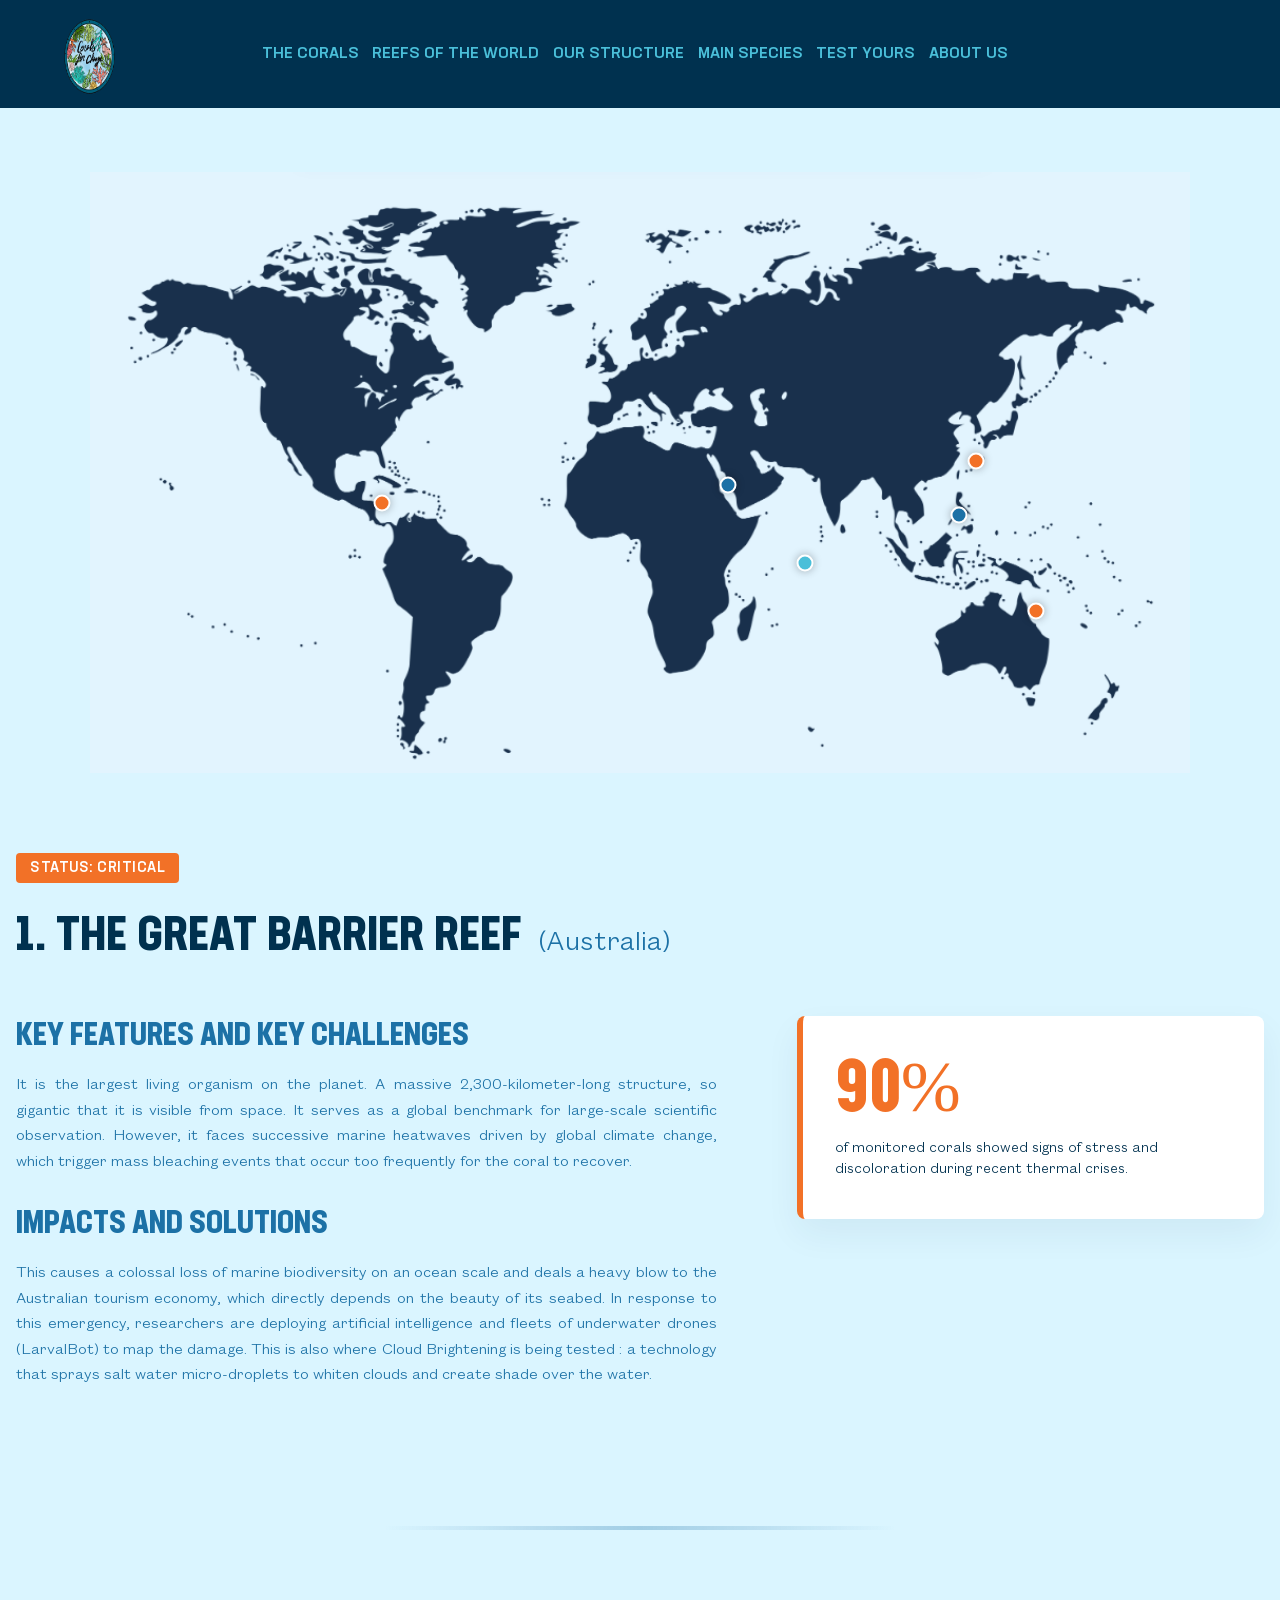
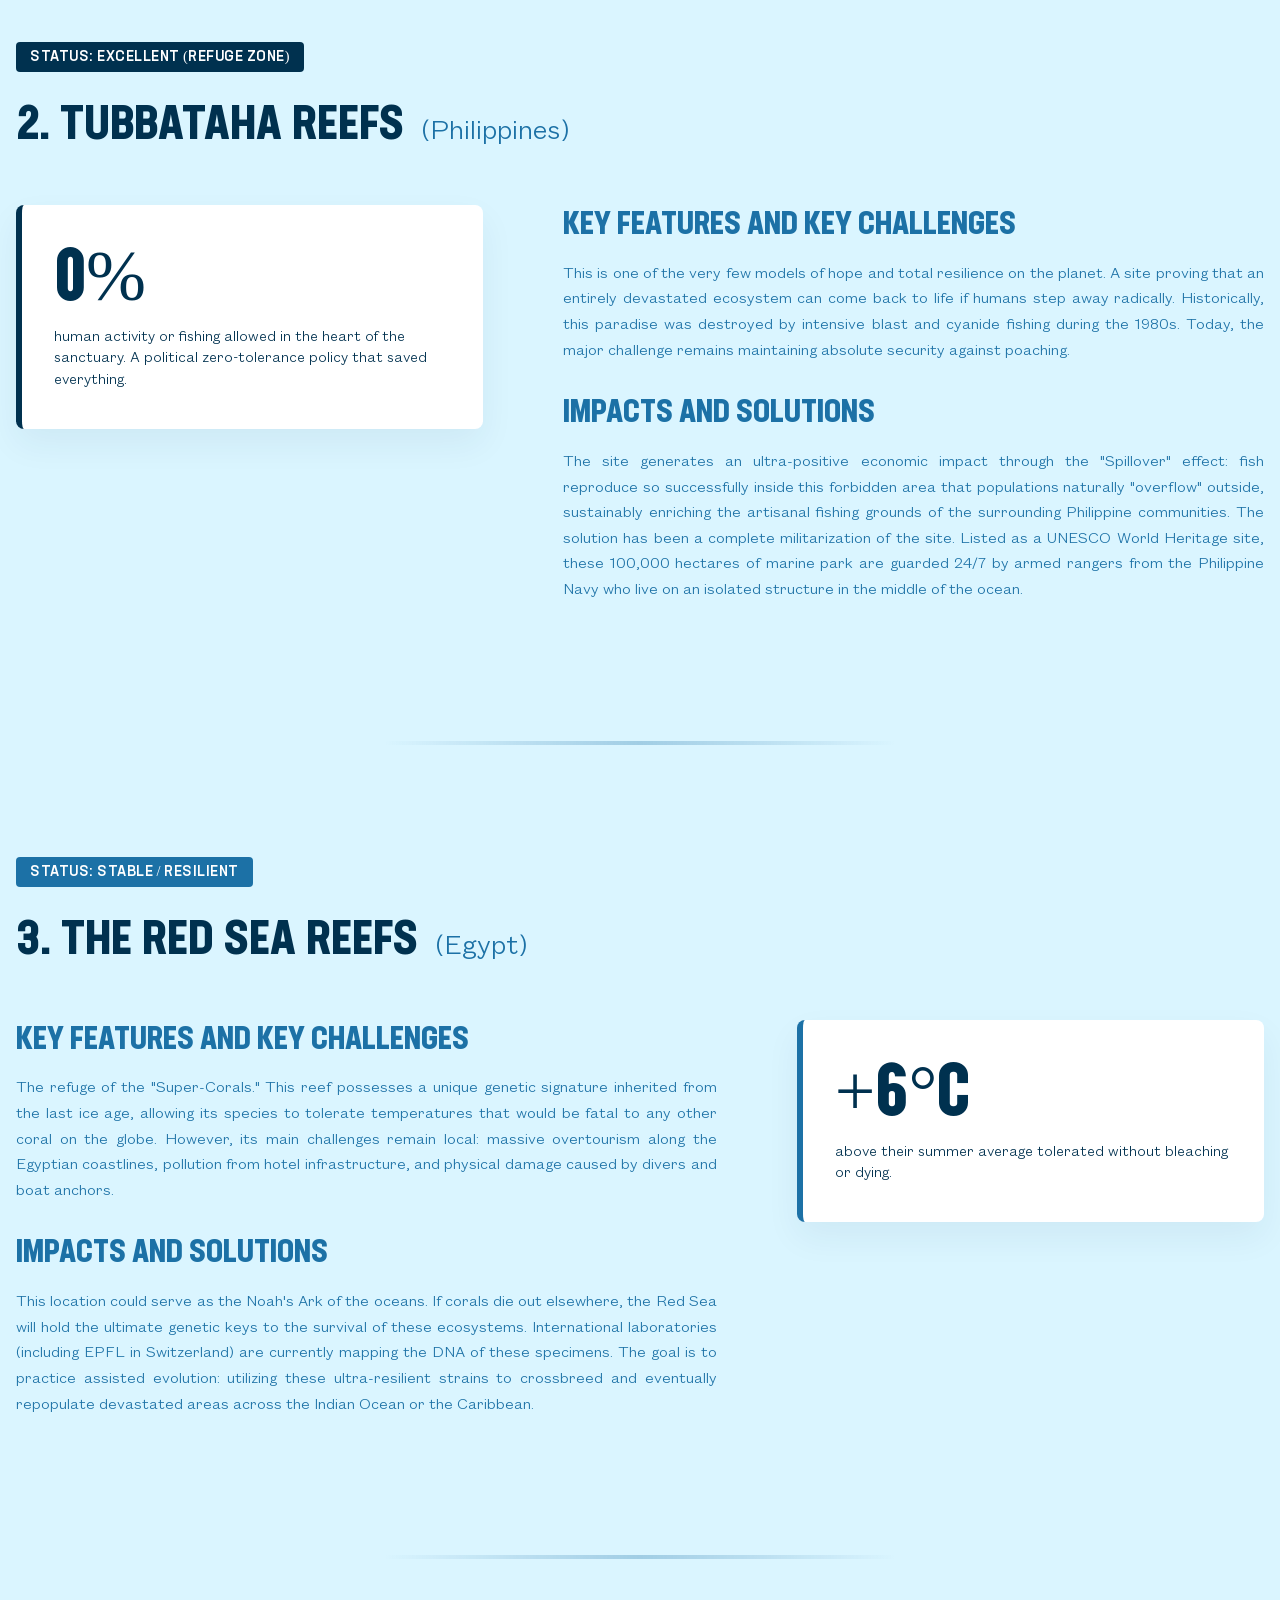
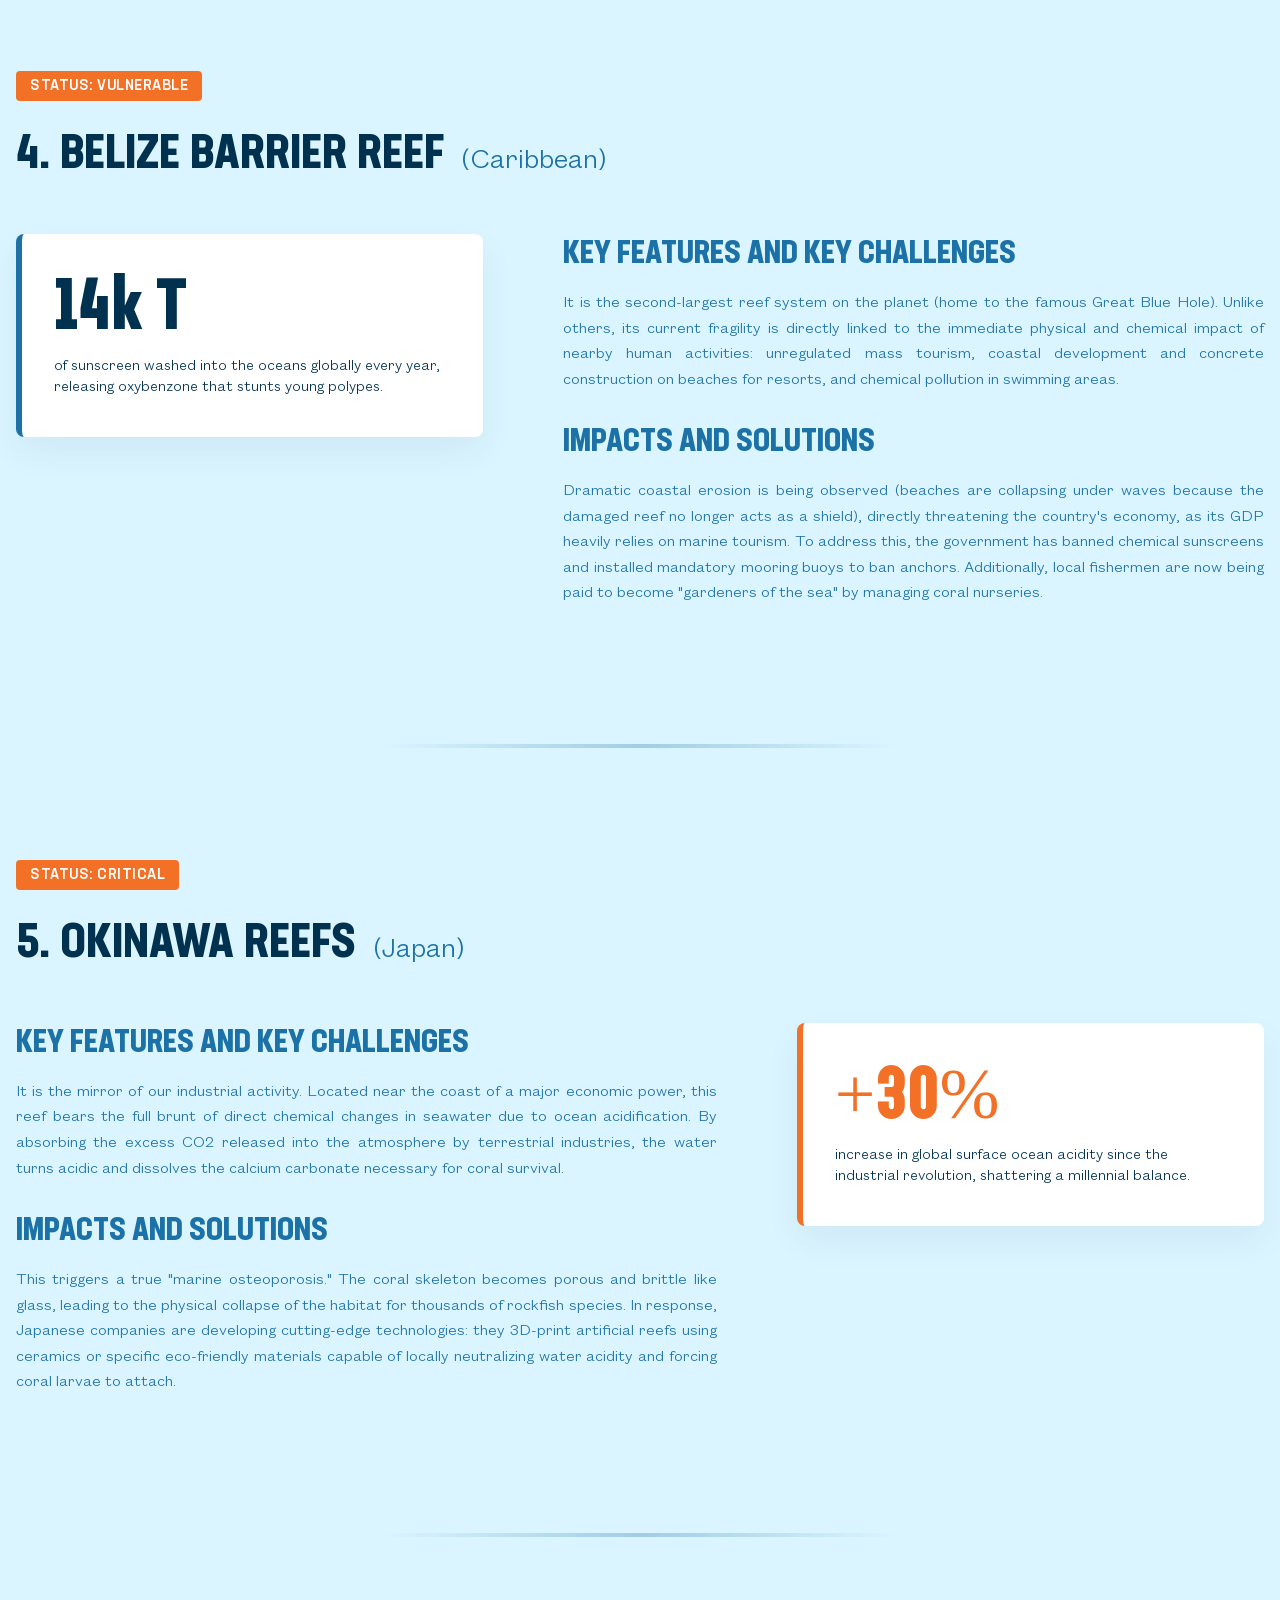
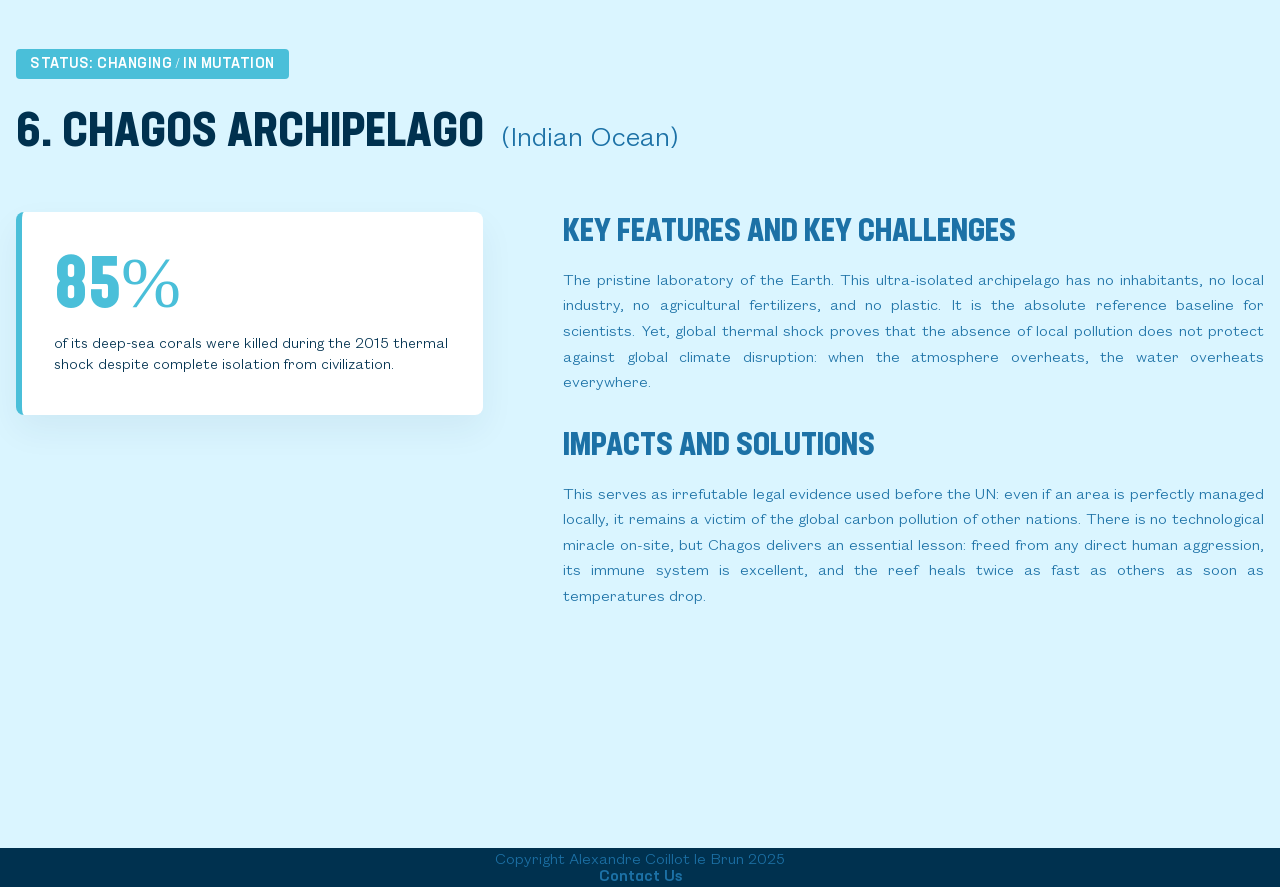
<file: page/recifs.html>
<!DOCTYPE html>
<html lang="fr">

<head>
    <meta charset="UTF-8">
    <meta name="viewport" content="width=device-width, initial-scale=1.0">
    <meta name="description" content="page contenant 6 recifs dans le monde">
    <meta name="author" content="Alexandre Coillot le Brun">
    <meta name="keywords" content="reefs">

    <link rel="stylesheet" href="../style/styles.css">
    <link rel="stylesheet" href="../style/responsive.css">
    <link rel="icon" type="image/x-icon" href="../img/logo.png" class="logo">
    <title>Reefs of the world</title>
</head>

<body>
    <header>
        <figure>
            <a href="../index.html">
                <img src="../img/logo.png" alt="Logo CFC" class="logo">
            </a>
        </figure>

        <div class="burger" onclick="openNav()">
            <span></span>
            <span></span>
            <span></span>
        </div>

        <nav id="desktopNav">
            <a href="../page/corail.html">The corals</a>
            <a href="../page/recifs.html">Reefs of the world</a>
            <a href="../page/structure.html">Our Structure</a>
            <a href="../page/espece.html">Main Species</a>
            <a href="../page/experience.html">Test Yours</a>
            <a href="../page/team.html">About Us</a>
        </nav>

        <div id="myNav" class="overlay">
            <div class="overlay-content">
                <a href="../page/corail.html" onclick="openNav()">The corals</a>
                <hr>
                <a href="../page/recifs.html" onclick="openNav()">Reefs of the world</a>
                <hr>
                <a href="../page/structure.html" onclick="openNav()">Our Structure</a>
                <hr>
                <a href="../page/espece.html" onclick="openNav()">Main Species</a>
                <hr>
                <a href="../page/experience.html" onclick="openNav()">Test Yours</a>
                <hr>
                <a href="../page/team.html" onclick="openNav()">About Us</a>
            </div>
        </div>
    </header>
    <main class="reefs-container">
        <section class="map-container"> <!-- partie carte interactive -->
            <img src="../img/carte-fond.png" alt="World Map" class="map-image">

            <div class="map-point status-critical" style="top:73% ; left:86% ;">
                <div class="tooltip">
                    <a href="#grande-barriere">
                        <img src="../img/barriereAus.jpg" alt="Great Barrier Reef">
                        <h3>Great Barrier Reef</h3>
                    </a>
                </div>
            </div>

            <div class="map-point status-stable" style="top:57% ; left:79% ;">
                <div class="tooltip">
                    <a href="#tubbataha">
                        <img src="../img/tubbataha.jpeg" alt="Tubbataha Reefs">
                        <h3>Tubbataha Reefs</h3>
                    </a>
                </div>
            </div>

            <div class="map-point status-stable" style="top:52% ; left:58% ;">
                <div class="tooltip">
                    <a href="#mer-rouge">
                        <img src="../img/mer-rouge.jpg" alt="Red Sea Reefs">
                        <h3>The Red Sea Reefs</h3>
                    </a>
                </div>
            </div>

            <div class="map-point status-vulnerable" style="top:55% ; left:26.5% ;">
                <div class="tooltip">
                    <a href="#belize">
                        <img src="../img/belize.jpeg" alt="Belize Barrier Reef">
                        <h3>Belize Barrier Reef</h3>
                    </a>
                </div>
            </div>

            <div class="map-point status-critical" style="top:48% ; left:80.5% ;">
                <div class="tooltip">
                    <a href="#okinawa">
                        <img src="../img/okinawa.jpg" alt="Okinawa Reefs">
                        <h3>Okinawa Reefs</h3>
                    </a>
                </div>
            </div>

            <div class="map-point status-mutation" style="top:65% ; left:65% ;">
                <div class="tooltip">
                    <a href="#chagos">
                        <img src="../img/chagos.jpg" alt="Chagos Archipelago">
                        <h3>Chagos Archipelago</h3>
                    </a>
                </div>
            </div>
        </section>

        <section id="grande-barriere" class="reef-section section-padding status-critical taillemax">
            <div class="reef-content">
                <div class="reef-header">
                    <span class="badge-status">Status: Critical</span>
                    <h2>1. The Great Barrier Reef <span class="country">(Australia)</span></h2>
                </div>

                <div class="flex-container">
                    <div class="text-block">
                        <h3>Key Features and Key Challenges</h3>
                        <p>It is the largest living organism on the planet. A massive 2,300-kilometer-long structure, so
                            gigantic that it is visible from space. It serves as a global benchmark for large-scale
                            scientific observation. However, it faces successive marine heatwaves driven by global
                            climate change, which trigger mass bleaching events that occur too frequently for the coral
                            to recover.</p>

                        <h3>Impacts and Solutions</h3>
                        <p>This causes a colossal loss of marine biodiversity on an ocean scale and deals a heavy blow
                            to the Australian tourism economy, which directly depends on the beauty of its seabed. In
                            response to this emergency, researchers are deploying artificial intelligence and fleets of
                            underwater drones (LarvalBot) to map the damage. This is also where Cloud Brightening is
                            being tested : a technology that sprays salt water micro-droplets to whiten clouds and
                            create
                            shade over the water.</p>
                    </div>

                    <div class="image-block">
                        <div class="stat-card">
                            <span class="stat-number">90%</span>
                            <span class="stat-label">of monitored corals showed signs of stress and discoloration during
                                recent thermal crises.</span>
                        </div>
                    </div>
                </div>
            </div>
        </section>

        <section id="tubbataha" class="reef-section section-padding status-excellent taillemax">
            <div class="reef-content">
                <div class="reef-header">
                    <span class="badge-status">Status: Excellent (Refuge Zone)</span>
                    <h2>2. Tubbataha Reefs <span class="country">(Philippines)</span></h2>
                </div>

                <div class="flex-container reverse">
                    <div class="text-block">
                        <h3>Key Features and Key Challenges</h3>
                        <p>This is one of the very few models of hope and total resilience on the planet. A site proving
                            that an entirely devastated ecosystem can come back to life if humans step away radically.
                            Historically, this paradise was destroyed by intensive blast and cyanide fishing during the
                            1980s. Today, the major challenge remains maintaining absolute security against poaching.
                        </p>

                        <h3>Impacts and Solutions</h3>
                        <p>The site generates an ultra-positive economic impact through the "Spillover" effect: fish
                            reproduce so successfully inside this forbidden area that populations naturally "overflow"
                            outside, sustainably enriching the artisanal fishing grounds of the surrounding Philippine
                            communities. The solution has been a complete militarization of the site. Listed as a UNESCO
                            World Heritage site, these 100,000 hectares of marine park are guarded 24/7 by armed rangers
                            from the Philippine Navy who live on an isolated structure in the middle of the ocean.</p>
                    </div>

                    <div class="image-block">
                        <div class="stat-card">
                            <span class="stat-number">0%</span>
                            <span class="stat-label">human activity or fishing allowed in the heart of the sanctuary. A
                                political zero-tolerance policy that saved everything.</span>
                        </div>
                    </div>
                </div>
            </div>
        </section>

        <section id="mer-rouge" class="reef-section section-padding status-stable taillemax">
            <div class="reef-content">
                <div class="reef-header">
                    <span class="badge-status">Status: Stable / Resilient</span>
                    <h2>3. The Red Sea Reefs <span class="country">(Egypt)</span></h2>
                </div>

                <div class="flex-container">
                    <div class="text-block">
                        <h3>Key Features and Key Challenges</h3>
                        <p>The refuge of the "Super-Corals." This reef possesses a unique genetic signature inherited
                            from the last ice age, allowing its species to tolerate temperatures that would be fatal to
                            any other coral on the globe. However, its main challenges remain local: massive overtourism
                            along the Egyptian coastlines, pollution from hotel infrastructure, and physical damage
                            caused by divers and boat anchors.</p>

                        <h3>Impacts and Solutions</h3>
                        <p>This location could serve as the Noah's Ark of the oceans. If corals die out elsewhere, the
                            Red Sea will hold the ultimate genetic keys to the survival of these ecosystems.
                            International laboratories (including EPFL in Switzerland) are currently mapping the DNA of
                            these specimens. The goal is to practice assisted evolution: utilizing these ultra-resilient
                            strains to crossbreed and eventually repopulate devastated areas across the Indian Ocean or
                            the Caribbean.</p>
                    </div>

                    <div class="image-block">
                        <div class="stat-card">
                            <span class="stat-number">+6°C</span>
                            <span class="stat-label">above their summer average tolerated without bleaching or
                                dying.</span>
                        </div>
                    </div>
                </div>
            </div>
        </section>

        <section id="belize" class="reef-section section-padding status-vulnerable taillemax">
            <div class="reef-content">
                <div class="reef-header">
                    <span class="badge-status">Status: Vulnerable</span>
                    <h2>4. Belize Barrier Reef <span class="country">(Caribbean)</span></h2>
                </div>

                <div class="flex-container reverse">
                    <div class="text-block">
                        <h3>Key Features and Key Challenges</h3>
                        <p>It is the second-largest reef system on the planet (home to the famous Great Blue Hole).
                            Unlike others, its current fragility is directly linked to the immediate physical and
                            chemical impact of nearby human activities: unregulated mass tourism, coastal development
                            and concrete construction on beaches for resorts, and chemical pollution in swimming areas.
                        </p>

                        <h3>Impacts and Solutions</h3>
                        <p>Dramatic coastal erosion is being observed (beaches are collapsing under waves because the
                            damaged reef no longer acts as a shield), directly threatening the country's economy, as its
                            GDP heavily relies on marine tourism. To address this, the government has banned chemical
                            sunscreens and installed mandatory mooring buoys to ban anchors. Additionally, local
                            fishermen are now being paid to become "gardeners of the sea" by managing coral nurseries.
                        </p>
                    </div>

                    <div class="image-block">
                        <div class="stat-card">
                            <span class="stat-number">14k T</span>
                            <span class="stat-label">of sunscreen washed into the oceans globally every year, releasing
                                oxybenzone that stunts young polypes.</span>
                        </div>
                    </div>
                </div>
            </div>
        </section>

        <section id="okinawa" class="reef-section section-padding status-critical taillemax">
            <div class="reef-content">
                <div class="reef-header">
                    <span class="badge-status">Status: Critical</span>
                    <h2>5. Okinawa Reefs <span class="country">(Japan)</span></h2>
                </div>

                <div class="flex-container">
                    <div class="text-block">
                        <h3>Key Features and Key Challenges</h3>
                        <p>It is the mirror of our industrial activity. Located near the coast of a major economic
                            power, this reef bears the full brunt of direct chemical changes in seawater due to ocean
                            acidification. By absorbing the excess CO2 released into the atmosphere by terrestrial
                            industries, the water turns acidic and dissolves the calcium carbonate necessary for coral
                            survival.</p>

                        <h3>Impacts and Solutions</h3>
                        <p>This triggers a true "marine osteoporosis." The coral skeleton becomes porous and brittle
                            like glass, leading to the physical collapse of the habitat for thousands of rockfish
                            species. In response, Japanese companies are developing cutting-edge technologies: they
                            3D-print artificial reefs using ceramics or specific eco-friendly materials capable of
                            locally neutralizing water acidity and forcing coral larvae to attach.</p>
                    </div>

                    <div class="image-block">
                        <div class="stat-card">
                            <span class="stat-number">+30%</span>
                            <span class="stat-label">increase in global surface ocean acidity since the industrial
                                revolution, shattering a millennial balance.</span>
                        </div>
                    </div>
                </div>
            </div>
        </section>

        <section id="chagos" class="reef-section section-padding status-mutation taillemax">
            <div class="reef-content">
                <div class="reef-header">
                    <span class="badge-status">Status: Changing / In Mutation</span>
                    <h2>6. Chagos Archipelago <span class="country">(Indian Ocean)</span></h2>
                </div>

                <div class="flex-container reverse">
                    <div class="text-block">
                        <h3>Key Features and Key Challenges</h3>
                        <p>The pristine laboratory of the Earth. This ultra-isolated archipelago has no inhabitants, no
                            local industry, no agricultural fertilizers, and no plastic. It is the absolute reference
                            baseline for scientists. Yet, global thermal shock proves that the absence of local
                            pollution does not protect against global climate disruption: when the atmosphere overheats,
                            the water overheats everywhere.</p>

                        <h3>Impacts and Solutions</h3>
                        <p>This serves as irrefutable legal evidence used before the UN: even if an area is perfectly
                            managed locally, it remains a victim of the global carbon pollution of other nations. There
                            is no technological miracle on-site, but Chagos delivers an essential lesson: freed from any
                            direct human aggression, its immune system is excellent, and the reef heals twice as fast as
                            others as soon as temperatures drop.</p>
                    </div>

                    <div class="image-block">
                        <div class="stat-card">
                            <span class="stat-number">85%</span>
                            <span class="stat-label">of its deep-sea corals were killed during the 2015 thermal shock
                                despite complete isolation from civilization.</span>
                        </div>
                    </div>
                </div>
            </div>
        </section>

    </main>
    <footer>
        <p>Copyright Alexandre Coillot le Brun 2025</p>
        <a href="../page/team.html">Contact Us</a>
    </footer>
    <script>
        function openNav() {
            const nav = document.getElementById("myNav");
            // Si le menu est ouvert, on le ferme. Sinon, on l'ouvre.
            if (nav.style.height === "100%") {
                nav.style.height = "0%";
            } else {
                nav.style.height = "100%";
            }
        }

        document.addEventListener('DOMContentLoaded', function () {
            // On cible les points de la carte et les fiches de la galerie faune
            const interactiveElements = document.querySelectorAll('.map-point, .gallerie > div');

            interactiveElements.forEach(element => {
                element.addEventListener('click', function (e) {
                    // Empêche le clic de fermer immédiatement à cause du document listener plus bas
                    e.stopPropagation();

                    // Si l'élément cliqué est déjà actif, on le ferme
                    if (this.classList.contains('active')) {
                        this.classList.remove('active');
                    } else {
                        // Optionnel : On ferme d'abord tous les autres éléments ouverts pour n'en laisser qu'un seul
                        interactiveElements.forEach(el => el.classList.remove('active'));
                        // On ouvre l'élément cliqué
                        this.classList.add('active');
                    }
                });
            });

            // Si l'utilisateur clique n'importe où ailleurs dans la page, on ferme tout
            document.addEventListener('click', function () {
                interactiveElements.forEach(el => el.classList.remove('active'));
            });
        });
    </script>
</body>

</html>
</file>
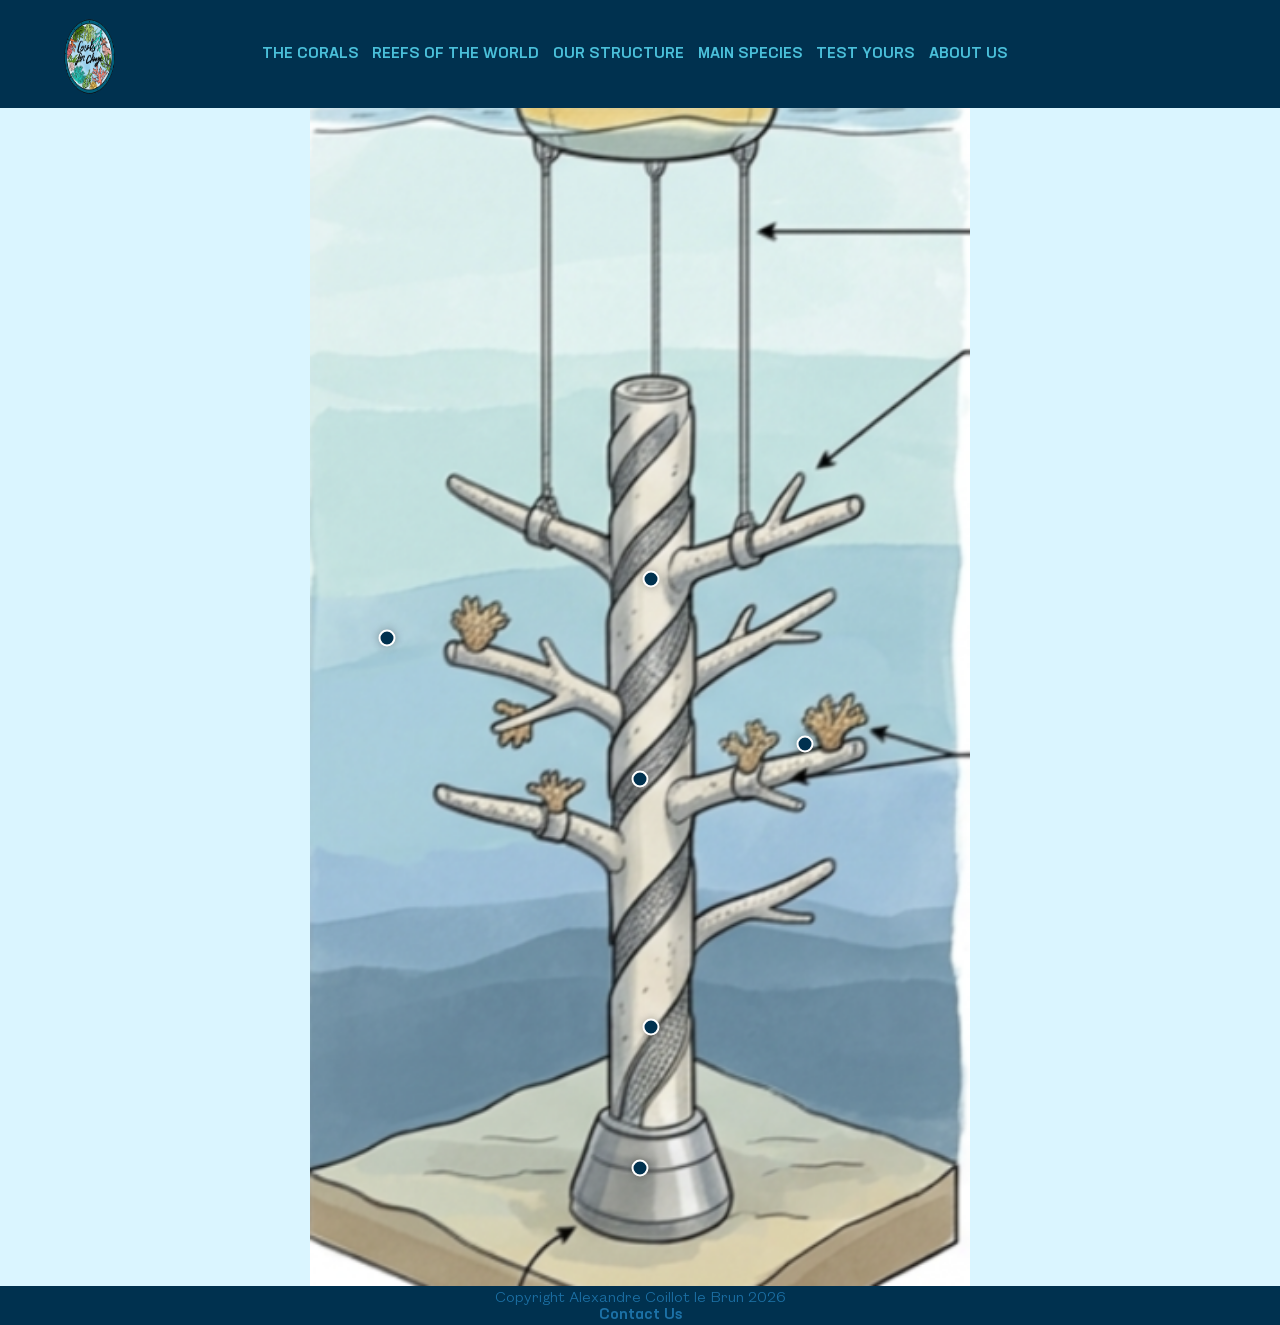
<file: page/structure.html>
<!DOCTYPE html>
<html lang="fr">

<head>
    <meta charset="UTF-8">
    <meta name="viewport" content="width=device-width, initial-scale=1.0">
    <meta name="description" content="page presantant la structure">
    <meta name="author" content="Alexandre Coillot le Brun">
    <meta name="keywords" content="">

    <link rel="stylesheet" href="../style/styles.css">
    <link rel="stylesheet" href="../style/responsive.css">
    <link rel="icon" type="image/x-icon" href="../img/logo.png">

    <link rel="stylesheet" href="https://cdnjs.cloudflare.com/ajax/libs/font-awesome/6.0.0/css/all.min.css">

    <title>Structure</title>
</head>

<body>
    <header>
        <figure>
            <a href="../index.html">
                <img src="../img/logo.png" alt="Logo CFC" class="logo">
            </a>
        </figure>

        <div class="burger" onclick="openNav()">
            <span></span>
            <span></span>
            <span></span>
        </div>

        <nav id="desktopNav">
            <a href="../page/corail.html">The corals</a>
            <a href="../page/recifs.html">Reefs of the world</a>
            <a href="../page/structure.html">Our Structure</a>
            <a href="../page/espece.html">Main Species</a>
            <a href="../page/experience.html">Test Yours</a>
            <a href="../page/team.html">About Us</a>
        </nav>

        <div id="myNav" class="overlay">
            <div class="overlay-content">
                <a href="../page/corail.html" onclick="openNav()">The corals</a>
                <hr>
                <a href="../page/recifs.html" onclick="openNav()">Reefs of the world</a>
                <hr>
                <a href="../page/structure.html" onclick="openNav()">Our Structure</a>
                <hr>
                <a href="../page/espece.html" onclick="openNav()">Main Species</a>
                <hr>
                <a href="../page/experience.html" onclick="openNav()">Test Yours</a>
                <hr>
                <a href="../page/team.html" onclick="openNav()">About Us</a>
            </div>
        </div>
    </header>
    <main>
        <section class="map-container">
            <img src="../img/structure-fond.png" class="str-fond">

            <div class="map-point point-str" style="top:54% ; left:65%;">
                <div class="tooltip-str">
                    <h3>Interactive Corals</h3>
                    <p>4 corals are dedicated to the testing of the users. They are are 3D printed, using PLA, and
                        interactive : they change color depending on the different life actions and parameters choices
                        from the user.</p>
                </div>
            </div>

            <div class="map-point point-str" style="top:45% ; left:27% ;">
                <div class="tooltip-str">
                    <h3>Representative Corals</h3>
                    <p>6 corals are dedicated to raise awareness about the state of health of some <a
                            href="../page/recifs.html" class="lien-str">main reefs of the world</a> to show the real
                        world's state and
                        the urgency to act.</p>
                </div>
            </div>

            <div class="map-point point-str" style="top:78% ; left:51% ;">
                <div class="tooltip-str">
                    <h3>Cable Management</h3>
                    <p>The different LEDs inside of the corals are linked to the electronical stuff with some welded
                        cables
                        that cross the
                        structure and connect all the branches to each other.</p>
                </div>
            </div>

            <div class="map-point point-str" style="top:90% ; left:50% ;">
                <div class="tooltip-str">
                    <h3>Base</h3>
                    <p>The base has 2 main missions : it helps the structure to stand up and welcomes all the
                        electonical stuff so that it is available, hidden and aesthetic. </p>

                </div>
            </div>

            <div class="map-point point-str" style="top:57% ; left:50% ;">
                <div class="tooltip-str">
                    <h3>Fabrication</h3>
                    <p>The core structure is made out of PVC pieces such as connecting tubes and saddles on which we
                        applied cement to give the impression of havinf an organic structure.</p>
                </div>
            </div>

            <div class="map-point point-str" style="top:40% ; left:51% ;">
                <div class="tooltip-str">
                    <h3>Decorations</h3>
                    <p>We added some thematic decorations to the structure to immerse the user into the underwater world
                        while interracting with it. They are mainly made out of clay that has been painted to develop
                        the artistic side of the project.</p>
                </div>
            </div>
        </section>

    </main>
    <footer>
        <p>Copyright Alexandre Coillot le Brun 2026</p>
        <a href="../page/team.html">Contact Us</a>
    </footer>
</body>
<script>
    function openNav() {
        const nav = document.getElementById("myNav");
        // Si le menu est ouvert, on le ferme. Sinon, on l'ouvre.
        if (nav.style.height === "100%") {
            nav.style.height = "0%";
        } else {
            nav.style.height = "100%";
        }
    }
    document.addEventListener('DOMContentLoaded', function () {
        const interactiveElements = document.querySelectorAll('.map-point, .gallerie > div');

        interactiveElements.forEach(element => {
            element.addEventListener('click', function (e) {
                e.stopPropagation();

                // Si l'élément cliqué est déjà actif, on le ferme et on réinitialise son style
                if (this.classList.contains('active')) {
                    this.classList.remove('active');
                    const tooltip = this.querySelector('.tooltip-str');
                    if (tooltip) tooltip.style.transform = '';
                } else {
                    // On ferme tous les autres et on réinitialise leur position
                    interactiveElements.forEach(el => {
                        el.classList.remove('active');
                        const t = el.querySelector('.tooltip-str');
                        if (t) t.style.transform = ''; // Reset complet des styles inline
                    });

                    // On active le point actuel
                    this.classList.add('active');

                    // 🖥️ GESTION INTELLIGENTE DU DÉBORDEMENT (Uniquement sur Ordinateur)
                    if (window.innerWidth > 426) {
                        const tooltip = this.querySelector('.tooltip-str');
                        if (tooltip) {
                            // On force d'abord le centrage parfait par défaut pour le calcul
                            tooltip.style.transform = 'translateX(-50%)';

                            // Mesure de la position réelle du cadre dans l'écran
                            const rect = tooltip.getBoundingClientRect();
                            const screenWidth = window.innerWidth;
                            const margin = 20; // Marge de sécurité en pixels par rapport aux bords de l'écran
                            let shiftX = 0;

                            // Détecter si ça dépasse à gauche
                            if (rect.left < margin) {
                                shiftX = margin - rect.left; // Glisse vers la droite
                            }
                            // Détecter si ça dépasse à droite
                            else if (rect.right > screenWidth - margin) {
                                shiftX = (screenWidth - margin) - rect.right; // Glisse vers la gauche
                            }

                            // On applique le centrage d'origine suivi du décalage de sécurité calculé
                            tooltip.style.transform = `translateX(-50%) translateX(${shiftX}px)`;
                        }
                    }
                }
            });
        });

        // Clic n'importe où ailleurs = fermeture et réinitialisation de tous les cadres
        document.addEventListener('click', function () {
            interactiveElements.forEach(el => {
                el.classList.remove('active');
                const tooltip = el.querySelector('.tooltip-str');
                if (tooltip) tooltip.style.transform = '';
            });
        });
    });
</script>

</html>
</file>
<file: style/styles.css>
@charset "UTF-8";


* {
    box-sizing: border-box;
    -webkit-box-sizing: border-box;
    -moz-box-sizing: border-box;
    margin: 0;
    padding: 0;
}

/* POLICES */


@font-face {
    font-family: 'fgmedium';
    src: url('../fonts/FoundersGroteskText-Medium.woff2') format('woff2'),
        url('../fonts/FoundersGroteskText-Medium.woff') format('woff');
    font-weight: 500;
    font-style: normal;
    font-display: swap;
}

/* police paragraphes */
@font-face {
    font-family: 'fglight';
    src: url('../fonts/FoundersGroteskText-Light.woff2') format('woff2'),
        url('../fonts/FoundersGroteskText-Light.woff') format('woff');
    font-weight: 300;
    font-style: normal;
    font-display: swap;
}

/* polices titres */
@font-face {
    font-family: 'neusabold';
    src: url('../fonts/NeusaNextStdTrial-CondensedBold.woff2') format('woff2'),
        url('../fonts/NeusaNextStdTrial-CondensedBold.woff') format('woff');
    font-weight: bold;
    font-style: normal;
    font-display: swap;
}

/* polices des gros titres */
@font-face {
    font-family: 'neusaxbold';
    src: url('../fonts/NeusaNextStdTrial-CompactBold.woff2') format('woff2'),
        url('../fonts/NeusaNextStdTrial-CompactBold.woff') format('woff');
    font-weight: bold;
    font-style: normal;
    font-display: swap;
}

/* polices des liens et petits titres */
@font-face {
    font-family: 'neusamedium';
    src: url('../fonts/NeusaNextStdTrial-Medium.woff2') format('woff2'),
        url('../fonts/NeusaNextStdTrial-Medium.woff') format('woff');
    font-weight: 500;
    font-style: normal;
    font-display: swap;
}

/* parametres generaux */

h1 {
    font-family: "neusaxbold";
    font-size: 5em;
    text-align: center;
    text-transform: uppercase;
    color: var(--couleur-3);
}

h2 {
    font-family: "neusabold";
    font-size: 3em;
    text-transform: uppercase;
}

h3 {
    font-family: "neusabold";
    font-size: 2em;
    text-transform: uppercase;
}

p {
    font-family: "fglight";
    font-size: 1em;
    color: var(--couleur-3);
}

img {
    max-width: 100%;
    height: auto;
    display: block;
    position: relative;

}

a {
    text-decoration: none;
    font-family: "neusamedium";
    color: var(--couleur-3);
}


hr {
    border: none;
    height: 8px;
    width: 50%;
    background: linear-gradient(to right, transparent, var(--couleur-3), transparent);
    margin: 2rem auto;
    border-radius: 10px;
}

body {
    background-color: var(--couleur-1);
}

/* limite la taille du contenu à 1280px */
.taillemax {
    max-width: 1280px;
    margin: 0 auto;
}

/* parametres couleurs */
:root {
    --couleur-1: #daf5ff;
    --couleur-2: #00314F;
    --primary-light: #fff;
    --couleur-3: #1C71A6;
    --couleur-4: #4ABFD9;
    --couleur-5: #F27127;
}


/* ------------------------------------------------------------------------------------------------------------------------------------------------------------------------- */
/* barre de navigation */

header {
    width: 100%;
    height: 12vh;
    background-color: var(--couleur-2);
    display: flex;
    justify-content: space-between;
    align-items: center;
    padding: 0 1rem;
    position: relative;
}

figure {
    width: 10vw;
    height: 80%;
    margin-left: 30px;
}

.logo {
    width: auto;
    height: 100%;
}


/* menu par default ordi et tablette */
/* rangement des differents onglets */
nav {
    width: 90vw;
    height: 80%;
    display: flex;
    flex-flow: row nowrap;
    justify-content: space-around;
    align-items: center;
    margin-right: 20%;
    margin-left: 10%;
    overflow: visible;
}

/* parametres des mots pour les pages et rubriques */
nav>div,
nav>a {
    text-transform: uppercase;
    font-family: "neusamedium";
    color: var(--couleur-4);
    font-size: 1em;
    position: relative;
    transition: color 0.3s ease;
}



/* couleur au survol des liens */
nav>a:hover,
nav>div:hover {
    color: var(--couleur-1);
}

.burger {
    display: none;
    /* Caché sur PC */
    flex-direction: column;
    cursor: pointer;
    z-index: 1001;
}

.burger span {
    height: 3px;
    width: 25px;
    background-color: var(--couleur-4);
    margin: 4px 0;
}

.overlay {
    height: 0;
    width: 100%;
    position: fixed;
    z-index: 1000;
    top: 0;
    left: 0;
    background-color: rgba(0, 49, 79, 0.98);
    /* Fond bleu foncé opaque */
    overflow-y: hidden;
    transition: 0.5s;
    display: none;
}

.overlay-content {
    position: relative;
    top: 10%;
    width: 100%;
    text-align: center;
    margin-top: 15px;
}

.overlay-content>hr {
    width: 25%;
    margin: 1rem auto;
    background: linear-gradient(to right, transparent, var(--couleur-4), transparent);
}

.overlay-content a {
    padding: 15px 0;
    display: block;
    font-size: 24px;
    color: var(--couleur-4);
    text-transform: uppercase;
    transition: color 0.3s;
}

.overlay-content a:hover {
    color: var(--couleur-1);
}

/* FOOTER */

footer {
    background-color: var(--couleur-2);
    width: 100%;
    text-align: center;
}

footer a:hover {
    color: var(--couleur-1);
    transition: color 0.3s ease;
}


/* ------------------------------------------------------------------------------------------------------------------------------------------------------------------------- */
/* Page d'accueil */


/* fenetre à l'ouverture de la page */
#accueil {
    background: linear-gradient(rgba(0, 0, 0, 0.1), rgba(0, 0, 0, 0.1)), url(../img/acceuil.jpg) no-repeat;
    -webkit-background-size: cover;
    -moz-background-size: cover;
    -o-background-size: cover;
    background-size: cover;
    background-position: center center;
    min-height: 100vh;
    margin: 0;
    z-index: 0;
}


#titre {
    position: fixed;
    top: 45%;
    left: 50%;
    /* centre */
    transform: translate(-50%, -50%);
    color: var(--couleur-1);
    font-size: 7em;
    letter-spacing: 0.2em;
    white-space: nowrap;
    /* Force le texte sur une seule ligne */
    width: 100%;
    text-align: center;
}

#sstitre {
    font-family: "fgmedium";
    font-size: 2.5em;
    font-weight: bolder;
    top: 65%;
    left: 50%;
    transform: translate(-50%, -50%);
    position: fixed;
    word-wrap: nowrap;
    text-align: center;
    color: var(--couleur-1);

}


/* arriere plan */
#paraindex {
    background: linear-gradient(rgba(0, 0, 0, 0.5), rgba(0, 0, 0, 0.5)), url(../img/fond.jpeg) fixed center no-repeat;
    -webkit-background-size: cover;
    -moz-background-size: cover;
    -o-background-size: cover;
    background-size: cover;
    margin: 0;
    overflow: hidden;
    position: relative;

}




/* blocs */
.bandeau {
    background-color: var(--couleur-1);
    display: flex;
    margin: 30em 0em 30em 0em;
    padding: 3em;
    overflow: hidden;
    display: flex;
    flex-flow: row nowrap;
    justify-content: flex-start;
    align-items: center;
}

.bandimg {
    width: 50%;
    padding: 3em;
    box-sizing: border-box;
}

/* partie article avec titre paragraphe et liens */
.bandart {
    width: 50%;
    padding: 3em;
    box-sizing: border-box;
    display: flex;
    flex-flow: column nowrap;
    justify-content: flex-start;
    align-items: center;
    gap: 2rem
}

/* premier bloc colle a l'image dune */
.transition {
    margin: 0 0 30em 0;
}

.bandimg img {
    width: 100%;
    border-radius: 10px;
}

.bandeau h2 {
    text-align: left;
    color: var(--couleur-3);
}

/* parametres pour la fleche a cote des liens */
.arrow-link {
    position: relative;
    display: inline-block;
    text-decoration: none;
    color: var(--couleur-3);
    transition: color 0.3s ease;
    padding-right: 1.5em;
}


.arrow-link::after {
    font-family: "Font Awesome 6 Free";
    font-weight: 900;
    /* code unicode fleche */
    content: "\f061";
    position: absolute;
    right: 0;
    top: 50%;
    /* place la fleche centre a cote du lien */
    transform: translateY(-65%);
    transition: transform 0.3s ease;
}

.arrow-link:hover {
    color: var(--couleur-2);
}

.arrow-link:hover::after {
    transform: translate(15px, -65%);
}

.bandeau p {
    text-align: center;
    font-size: 1.2em;
}

/* ------------------------------------------------------------------------------------------------------------------------------- */
/* RECIFS */
.map-container {
    position: relative;
    width: 100%;
    max-width: 1100px;
    /* Augmenté pour une carte du monde, s'adapte tout seul sur mobile */
    margin: auto;
}

/* Carte de fond */
.map-image {
    width: 100%;
    height: auto;
    display: block;
}

.str-fond {
    width: 60%;
    height: auto;
    display: block;
    margin: 0 auto;
    /* Centre parfaitement l'image horizontalement */
}

/* Paramètres de base des points */
.map-point {
    position: absolute;
    width: 17px;
    height: 17px;
    border-radius: 50%;
    cursor: pointer;
    transform: translate(-50%, -50%);
    z-index: 6;
    border: solid white 2px;
    box-shadow: 0 0 8px rgba(0, 0, 0, 0.3);
}

/* Attribution des couleurs selon le statut de danger */
.status-critical {
    background-color: var(--couleur-5);
}

.status-excellent {
    background-color: var(--couleur-2);
}

.status-stable {
    background-color: var(--couleur-3);
}

.status-vulnerable {
    background-color: var(--couleur-5);
}

.status-mutation {
    background-color: var(--couleur-4);
}

.point-str {
    background-color: var(--couleur-2);
}

/* Blocs Tooltip avec image au survol */
.tooltip {
    visibility: hidden;
    position: absolute;
    bottom: 25px;
    /* Placé au-dessus du point plutôt qu'avec un top négatif fixe */
    left: 50%;
    transform: translateX(-50%);
    background-color: var(--primary-light);
    /* Fond clair pour tes textes foncés */
    padding: 0.5rem;
    border-radius: 8px;
    text-align: center;
    width: 200px;
    box-shadow: 0 10px 25px rgba(0, 0, 0, 0.2);
    z-index: 1000;
    opacity: 0;
    transition: opacity 0.4s ease, visibility 0.4s ease;
}

.tooltip-str {
    visibility: hidden;
    position: absolute;
    bottom: 25px;
    /* Placé au-dessus du point plutôt qu'avec un top négatif fixe */
    left: 50%;
    transform: translateX(calc(-50% + var(--shift-x, 0px)));
    background-color: var(--primary-light);
    /* Fond clair pour tes textes foncés */
    padding: 0.5rem;
    border-radius: 8px;
    text-align: center;
    width: 400px;
    box-shadow: 0 10px 25px rgba(0, 0, 0, 0.2);
    z-index: 1000;
    opacity: 0;
    transition: opacity 0.4s ease, visibility 0.4s ease;
}



.tooltip img {
    width: 100%;
    height: auto;
    border-radius: 5px;
    display: block;
    margin-bottom: 0.5rem;
}

.tooltip h3 {
    font-family: "fgmedium";
    font-size: 0.9rem;
    color: var(--couleur-2);
    margin: 0;
}

.tooltip-str h3 {
    font-family: "fgmedium";
    font-size: 1.7rem;
    color: var(--couleur-2);
    margin: 0;
}

.tooltip-str p {
    font-size: 1.2rem;
}

.lien-str {
    font-size: 1.1rem;
    transition: 0.3s ease;
    color: var(--couleur-3)
}

.lien-str:hover {
    color: var(--couleur-2);
}

/* Action au survol du point */
.map-point:hover {
    z-index: 100;
    /* Passe au-dessus des autres points si chevauchement */
}

.map-point:hover .tooltip,
.map-point:hover .tooltip-str {
    visibility: visible;
    opacity: 1;
}

html {
    scroll-behavior: smooth;
}

.reefs-container {
    width: 100%;
    padding: 4rem 0;
}

.reef-section {
    margin-bottom: 4rem;
    background-color: transparent;
    position: relative;
}

.reef-section::after {
    content: "";
    position: absolute;
    bottom: -2rem;
    left: 50%;
    transform: translateX(-50%);
    height: 4px;
    width: 40%;
    background: linear-gradient(to right, transparent, var(--couleur-3), transparent);
    opacity: 0.3;
}

.reef-section:last-child::after {
    display: none;
}

/* --- EN-TÊTE DU RÉCIF --- */
.reef-header {
    margin-bottom: 3rem;
}

.badge-status {
    display: inline-block;
    padding: 6px 14px;
    border-radius: 4px;
    font-family: "neusamedium";
    font-size: 0.9em;
    text-transform: uppercase;
    margin-bottom: 1rem;
    letter-spacing: 0.5px;
    color: var(--primary-light);
}

/* Couleurs des badges */
.status-critical .badge-status,
.status-vulnerable .badge-status {
    background-color: var(--couleur-5);
}


.status-stable .badge-status {
    background-color: var(--couleur-3);
}

.status-excellent .badge-status {
    background-color: var(--couleur-2);
}

.status-mutation .badge-status {
    background-color: var(--couleur-4);
}

.reef-header h2 {
    color: var(--couleur-2);
    margin-top: 0.5rem;
}

.reef-header .country {
    font-family: "fglight";
    font-size: 0.6em;
    text-transform: none;
    color: var(--couleur-3);
    margin-left: 0.5rem;
}

/* --- ADAPTATIONS LOCALES POUR LES CLASSES "CORAIL" --- */

.reef-section .flex-container {
    align-items: flex-start;
}

.reef-section .text-block h3 {
    color: var(--couleur-3);
    margin-bottom: 0.8rem;
    font-family: "neusabold";
    text-transform: uppercase;
}

.reef-section .text-block p {
    margin-bottom: 2rem;
}

.reef-section .text-block p:last-child {
    margin-bottom: 0;
}

/* --- LE BLOC CHIFFRE CHOC --- */
.stat-card {
    background-color: var(--primary-light);
    padding: 2.5rem 2rem;
    border-radius: 8px;
    box-shadow: 0 15px 35px rgba(0, 49, 79, 0.06);
    position: sticky;
    top: 40px;
    border-left: 6px solid var(--couleur-3);
    transition: all 0.3s ease;
}

/* Animation au survol (même style que tes impact-card) */
.stat-card:hover {
    transform: translateY(-5px);
    box-shadow: 0 20px 40px rgba(0, 49, 79, 0.12);
}

.status-critical .stat-card {
    border-left-color: var(--couleur-5);
}

.status-excellent .stat-card {
    border-left-color: var(--couleur-2);
}

.status-mutation .stat-card {
    border-left-color: var(--couleur-4);
}

.stat-number {
    display: block;
    font-family: "neusaxbold";
    font-size: 4.5rem;
    line-height: 1;
    margin-bottom: 0.5rem;
    color: var(--couleur-2);
}

.status-critical .stat-number {
    color: var(--couleur-5);
}

.status-excellent .stat-number {
    color: var(--couleur-2);
}

.status-mutation .stat-number {
    color: var(--couleur-4);
}

.stat-label {
    font-family: "fglight";
    font-size: 0.95rem;
    color: var(--couleur-2);
    display: block;
    line-height: 1.4;
}

/* ------------------------------------------------------------------------------------------------------------------------------------------------------------------------- */
/* CORAIL */

/* --- LAYOUT & UTILITIES --- */
.section-padding {
    padding: 5rem 1rem;
}

.coral-page img {
    border-radius: 10px;
}

.coral-hero {
    padding: 180px 0;
    background: linear-gradient(rgba(0, 49, 79, 0.3), rgba(0, 49, 79, 0.3)), url('../img/trou-belize.jpe');
    background-size: cover;
    background-position: center;
    color: white;
    text-align: center;
}

.coral-hero h1 {
    color: var(--couleur-1);
    font-size: 7em
}

.coral-hero h2 {
    color: var(--couleur-1);
    font-family: "fgmedium";
    font-size: 1.2em;
}

.titre2corail {
    color: var(--couleur-2)
}

/* --- FLEX CONTAINERS --- */
.flex-container {
    display: flex;
    align-items: center;
    gap: 5rem;
    margin-bottom: 2rem;
}

.flex-container.reverse {
    flex-direction: row-reverse;
}

.text-block {
    flex: 1.2;
}

.image-block {
    flex: 0.8;
}

.text-block p {
    margin-bottom: 1.2rem;
    line-height: 1.6;
    text-align: justify;
}

/* --- TECHNICAL BOXES --- */
.stats-box {
    background: var(--couleur-4);
    color: white;
    padding: 1.2rem;
    border-radius: 8px;
    margin-top: 1rem;
    transition: all 0.3s ease;
}

.stats-box:hover {
    background-color: var(--couleur-2);
}

.stats-box ul {
    list-style: none;
    margin-top: 0.5rem;
}

.stats-box h4 {
    font-family: "fgmedium";
}

.stats-box li {
    font-family: "fgmedium";
    border-bottom: 1px solid rgba(255, 255, 255, 0.2);
    padding: 5px 0;
}

/* --- IMPACT GRID --- */
.impact-section {
    background-color: var(--couleur-2);
    padding: 6rem 0;
}

.impact-grid {
    display: grid;
    grid-template-columns: repeat(auto-fit, minmax(280px, 1fr));
    gap: 2rem;
}

.impact-card {
    background: white;
    padding: 2rem;
    border-left: 5px solid var(--couleur-5);
    /* Accent border instead of icon */
    transition: all 0.3s ease;
    border-radius: 8px;
}

.impact-card:hover {
    transform: scale(1.05);
    box-shadow: 0 10px 20px rgba(0, 0, 0, 0.2);
    z-index: 10;
    border-left: 8px solid var(--couleur-4);
    /* La bordure s'épaissit et change de bleu */
}

.impact-card h3 {
    color: var(--couleur-3);
    margin-bottom: 1rem;
    font-size: 1.4rem;
}

/* --- CONSERVATION SECTION --- */
.conservation-section h2 {
    text-align: center;
    margin-bottom: 3rem;
    ;
}

.text-card {
    background: rgba(28, 113, 166, 0.05);
    padding: 2rem;
    border: 1px solid var(--couleur-3);
    border-radius: 5px;
    transition: all 0.3s ease;
}

.text-card:hover {
    transform: translateY(-5px);
    background: var(--couleur-3);
    border-color: var(--couleur-5);
    box-shadow: 0 10px 20px rgba(28, 113, 166, 0.2);
}

.text-card:hover h4,
.text-card:hover p {
    color: white;
}

.text-card h4 {
    font-family: "neusabold";
    text-transform: uppercase;
    color: var(--couleur-5);
    margin-bottom: 0.8rem;
}

/* --- NEW ADOPTION SECTION STYLES --- */
.adoption-section {
    background-color: rgba(28, 113, 166, 0.05);
    /* Léger fond bleuté pour séparer des autres sections */
    border-top: 1px solid rgba(28, 113, 166, 0.1);
}

/* Conteneur fluide pour garder le ratio 16:9 de la vidéo YouTube */
.video-responsive {
    position: relative;
    padding-bottom: 56.25%;
    /* Ratio 16:9 */
    height: 0;
    overflow: hidden;
    border-radius: 10px;
    box-shadow: 0 8px 24px rgba(0, 49, 79, 0.15);
}

.video-responsive iframe {
    position: absolute;
    top: 0;
    left: 0;
    width: 100%;
    height: 100%;
    border: 0;
}

/* Bouton d'action principal style Orange Corail */
.btn-adopt {
    display: inline-block;
    background-color: var(--couleur-5);
    /* Orange vibrant */
    color: var(--primary-light) !important;
    /* Texte blanc */
    padding: 0.8rem 2.2rem;
    font-family: "neusabold";
    font-size: 1.1rem;
    text-transform: uppercase;
    letter-spacing: 0.05em;
    border-radius: 6px;
    margin-top: 1rem;
    transition: all 0.3s ease;
    box-shadow: 0 4px 10px rgba(242, 113, 39, 0.2);
}

.btn-adopt:hover {
    background-color: var(--couleur-2);
    /* Devient bleu marine au survol */
    transform: translateY(-3px);
    box-shadow: 0 6px 15px rgba(0, 49, 79, 0.3);
}

/* ------------------------------------------------------------------------------------------------------------------------------------------------------------------------- */

/* FAUNE */

.faune-titre {
    max-width: 75%;
    margin: 0 auto;
    padding-top: 1em;
    min-height: 25vh;
    background-color: var(--couleur-1);
    display: flex;
    flex-flow: column wrap;
    justify-content: center;
    align-items: center;
}



.espece {
    background-color: var(--couleur-1);

}

/* section avec images */
.gallerie {
    margin: 0 auto;
    max-width: 85vw;
    display: flex;
    flex-flow: row wrap;
    justify-content: center;
    align-items: flex-start;
    padding: 0.5rem;
    gap: 1rem;
}


/* case pour chaque espece */
.gallerie>div {
    margin: 0.5rem;
    position: relative;
    min-width: 300px;
    height: 30rem;
    overflow: hidden;
    flex: 0 1 auto;
    flex-grow: 1;
    flex-basis: calc(33.33% - 1rem);
}


/* permet d'assombrir la case au passage de la souris ou en appuyant dessus */
.gallerie>div::before {
    content: "";
    position: absolute;
    inset: 0;
    background-color: rgba(0, 0, 0, 0.5);
    opacity: 0;
    transition: opacity 0.3s ease;
    z-index: 1;
}


.gallerie>div:hover::before {
    opacity: 1;
}


/* permet le rangement des cases */
.gallerie>div.col-03 {
    flex-basis: calc(33.33% - 1rem);
}

.gallerie>div.col-02 {
    flex-basis: calc(50% - 1rem);
}


.gallerie img {
    width: 100%;
    height: 100%;
    object-fit: cover;
    display: block;
}

/* titre de chaque case */
.gallerie h3 {
    position: absolute;
    top: 80%;
    left: 50%;
    transform: translate(-50%, -50%);
    margin: 0;
    color: white;
    font-size: 3rem;
    text-align: center;
    z-index: 2;
    transition: opacity 0.5s ease;
}

/* efface le titre quand la liste apparait */
.gallerie>div:hover h3 {
    opacity: 0;
}

/* liste qui apparait au survol */
.gallerie>div>ul {
    font-family: "fglight";
    font-size: 1.1em;
    position: absolute;
    top: 100%;
    left: 50%;
    transform: translate(-50%, 0);
    color: white;
    list-style: none;
    padding: 1rem;
    text-align: center;
    opacity: 0;
    transition: all 0.5s ease;
    z-index: 2;
    background: rgba(0, 0, 0, 0.6);
    border-radius: 0.5rem;
    width: 90%;
}

.gallerie>div:hover ul {
    top: 50%;
    transform: translate(-50%, -50%);
    opacity: 1;
}

/* 1. On permet à la classe .active de faire EXACTEMENT la même chose que le :hover */
.map-point.active {
    z-index: 100;
}

.map-point.active .tooltip {
    visibility: visible;
    opacity: 1;
}

.gallerie>div.active::before {
    opacity: 1;
}

.gallerie>div.active h3 {
    opacity: 0;
}

.gallerie>div.active ul {
    top: 50%;
    transform: translate(-50%, -50%);
    opacity: 1;
}

/* 2. Pour les fiches secondaires (les cartes de la page corail par exemple) :
   On désactive l'effet de zoom "collant" au doigt sur les écrans tactiles */
@media (hover: none) {

    .impact-card:hover,
    .text-card:hover,
    .stat-card:hover {
        transform: none;
        box-shadow: none;
    }
}

/* --------------------------------------------------------------------------------------------------------------------- */
/* team */

.container-contact {
    padding: 2rem;
    min-height: 100vh;
    max-width: 1200px;
    margin: 0 auto;
    background: var(--couleur-1);
}

.common-card {
    background: var(--couleur-3);
    border-radius: 15px;
    padding: 2rem;
    box-shadow: 0 8px 16px rgba(0, 0, 0, 0.2);
    border: 1px solid rgba(74, 144, 226, 0.1);
    transition: transform .3s ease, box-shadow .3s ease, border-color .3s ease;
    position: relative;
    overflow: hidden;
}

.team-section {
    background: var(--couleur-3);
    border-radius: 15px;
    padding: 3rem;
    margin: 3rem auto;
    max-width: 1280px;
    box-shadow: 0 8px 16px rgba(0, 0, 0, 0.2);
    display: grid;
    grid-template-columns: repeat(auto-fit, minmax(300px, 1fr));
    gap: 2rem;
}


.team-section h2 {
    grid-column: 1/-1;
    font-size: 2.5rem;
    color: var(--couleur-1);
    text-transform: uppercase;
    text-align: center;
    letter-spacing: 2px;
    margin-bottom: 2.5rem;
    position: relative;
}


/* permet le soulignement stylise sous les titres */
.team-section h2::after {
    content: '';
    position: absolute;
    bottom: -10px;
    left: 50%;
    transform: translateX(-50%);
    width: 100px;
    height: 3px;
    background: linear-gradient(90deg, transparent, var(--couleur-1), transparent);
}

/* pour la partie responsive */
.team-member {
    display: flex;
    flex-direction: column;
    align-items: center;
    text-align: center;
    margin-bottom: 1.5rem;
    background-color: var(--couleur-2);
    border: 2px solid var(--couleur-1);
    border-radius: 15px;
    padding-top: 1.5em;
}

/* parametres des images rondes */
.team-member img {
    width: 180px;
    height: 180px;
    object-fit: cover;
    border-radius: 50%;
    border: 3px solid var(--couleur-1);
    box-shadow: 0 8px 16px rgba(0, 0, 0, 0.3);
    transition: transform .4s ease, box-shadow .4s ease;
    margin-bottom: 1.5rem;
    margin-top: 1.5rem;
}

/* cree une animation quand la souris est sur l'image */
.team-member:hover img {
    transform: scale(1.08) rotate(3deg);
    box-shadow: 0 12px 24px rgba(0, 0, 0, 0.4);
}

.team-member h3 {
    font-size: 1.5rem;
    color: var(--couleur-1);
    margin-bottom: .5rem;
}

.team-member p {
    font-size: 1.1rem;
    line-height: 1.6;
    opacity: .9;
    margin-top: .5rem;
    color: var(--couleur-1);
}

/* ---------------------------------------------------------------------------------------------------------------------------------------- */
/* page d'experience */

:root {
    --deep: #020d1a;
    --border: #0e3a58;
    --glow: #00cfff;
    --warm: #ff7c50;
    --text: #b8ddf0;
    --muted: #3d6e8a;
}

.body-exp {
    background: var(--deep);
    color: var(--text);
    font-family: 'fglight', sans-serif;
    min-height: 100vh;
    display: flex;
    flex-direction: column;
    align-items: center;
    background-image: radial-gradient(ellipse 100% 60% at 50% -5%, #003a5545 0%, transparent 65%), radial-gradient(ellipse 50% 40% at 90% 100%, #ff7c5012 0%, transparent 55%);
}

.bubbles {
    position: fixed;
    inset: 0;
    pointer-events: none;
    z-index: 0;
    overflow: hidden;
}

.bubble {
    position: absolute;
    border-radius: 50%;
    background: radial-gradient(circle at 35% 35%, #00cfff22, transparent 70%);
    border: 1px solid #00cfff15;
    animation: rise linear infinite;
}

.bubble:nth-child(1) {
    width: 18px;
    height: 18px;
    left: 12%;
    animation-duration: 14s;
}

.bubble:nth-child(2) {
    width: 10px;
    height: 10px;
    left: 30%;
    animation-duration: 18s;
    animation-delay: 3s;
}

.bubble:nth-child(3) {
    width: 22px;
    height: 22px;
    left: 55%;
    animation-duration: 12s;
    animation-delay: 6s;
}

.bubble:nth-child(4) {
    width: 8px;
    height: 8px;
    left: 72%;
    animation-duration: 20s;
    animation-delay: 1s;
}

.bubble:nth-child(5) {
    width: 14px;
    height: 14px;
    left: 87%;
    animation-duration: 16s;
    animation-delay: 9s;
}

@keyframes rise {
    0% {
        bottom: -40px;
        opacity: 0;
    }

    10% {
        opacity: 1;
    }

    90% {
        opacity: .6;
    }

    100% {
        bottom: 105vh;
        opacity: 0;
    }
}

.page {
    position: relative;
    z-index: 1;
    max-width: 440px;
    width: 100%;
    display: flex;
    flex-direction: column;
    align-items: center;
    gap: 24px;
}

.title-exp {
    text-align: center;
}

.title-exp h1 {
    font-family: "neusaxbold", sans-serif;
    /* Utilise la police des gros titres */
    font-size: clamp(2.2rem, 9vw, 3.4rem);
    font-weight: normal;
    letter-spacing: .12em;
    text-transform: uppercase;
    color: #fff;
    line-height: 1;
}

.title-exp h1 em {
    font-style: normal;
    color: var(--glow);
    text-shadow: 0 0 30px var(--glow);
}

.title-exp p {
    font-family: "fglight", sans-serif;
    font-size: .72rem;
    color: var(--muted);
    letter-spacing: .16em;
    text-transform: uppercase;
    margin-top: 8px;
}

.card {
    width: 100%;
    background: linear-gradient(160deg, #061f38, #041525);
    border: 1px solid var(--border);
    border-radius: 22px;
    padding: 26px 22px;
    box-shadow: 0 0 0 1px #00cfff06 inset, 0 20px 60px #00000060, 0 0 40px #00cfff08;
}

.coral-id {
    display: flex;
    justify-content: space-between;
    align-items: center;
    margin-bottom: 20px;
}

.coral-id-label {
    font-family: "neusamedium", sans-serif;
    /* Adapté pour les petits labels en majuscules */
    font-size: .7rem;
    letter-spacing: .18em;
    text-transform: uppercase;
    color: var(--muted);
}

.coral-id-badge {
    font-family: "neusamedium", sans-serif;
    font-size: .75rem;
    letter-spacing: .12em;
    padding: 4px 12px;
    border-radius: 99px;
    border: 1px solid var(--border);
    color: var(--glow);
    background: #00cfff0a;
}

.coral-wrap {
    display: flex;
    justify-content: center;
    margin: 4px 0 20px;
}

.health-row {
    display: flex;
    justify-content: space-between;
    align-items: baseline;
    margin-bottom: 8px;
}

.health-lbl {
    font-family: "neusamedium", sans-serif;
    font-size: .7rem;
    letter-spacing: .12em;
    text-transform: uppercase;
    color: var(--muted);
}

.health-num {
    font-family: "fgmedium", sans-serif;
    /* Rendu propre pour les grands chiffres de l'interface */
    font-size: 2.2rem;
    font-weight: normal;
    line-height: 1;
    transition: color .5s;
}

.bar-bg {
    background: #041525;
    border-radius: 999px;
    height: 6px;
    overflow: hidden;
    margin-bottom: 8px;
    border: 1px solid #0a2d46;
}

.bar-fill {
    height: 100%;
    border-radius: 999px;
    transition: width .6s cubic-bezier(.4, 0, .2, 1), background .5s, box-shadow .5s;
}

.status-tag {
    display: inline-block;
    font-family: "neusamedium", sans-serif;
    font-size: .68rem;
    letter-spacing: .1em;
    text-transform: uppercase;
    padding: 3px 10px;
    border-radius: 99px;
    margin-bottom: 18px;
    transition: all .5s;
}

.stress-row {
    display: flex;
    justify-content: space-between;
    align-items: center;
    padding: 12px 0 0;
    border-top: 1px solid #0a2d46;
}

.stress-lbl {
    font-family: "neusamedium", sans-serif;
    font-size: .7rem;
    letter-spacing: .1em;
    text-transform: uppercase;
    color: var(--muted);
}

.stress-val {
    font-family: "fgmedium", sans-serif;
    font-size: 1.4rem;
    color: var(--warm);
    transition: color .4s;
}

.timeline-title {
    font-family: "neusamedium", sans-serif;
    /* "neusamedium" pour les petits titres */
    font-size: .72rem;
    letter-spacing: .18em;
    text-transform: uppercase;
    color: var(--muted);
    margin-bottom: 16px;
}

.timeline {
    display: flex;
    justify-content: space-between;
    align-items: flex-end;
    gap: 6px;
}

.yr-col {
    display: flex;
    flex-direction: column;
    align-items: center;
    flex: 1;
    gap: 6px;
}

.yr-coral {
    width: 100%;
    display: flex;
    justify-content: center;
}

.yr-label {
    font-family: "fglight", sans-serif;
    font-size: .6rem;
    letter-spacing: .06em;
    color: var(--muted);
    text-align: center;
}

.yr-health {
    font-size: .78rem;
    font-family: "fgmedium", sans-serif;
    /* Remplacement de Georgia pour les petites valeurs */
    color: #fff;
    text-align: center;
}

.params-title {
    font-family: "neusamedium", sans-serif;
    /* "neusamedium" pour les petits titres */
    font-size: .72rem;
    letter-spacing: .18em;
    text-transform: uppercase;
    color: var(--muted);
    margin-bottom: 18px;
}

.param-block {
    margin-bottom: 22px;
}

.param-header {
    display: flex;
    justify-content: space-between;
    align-items: baseline;
    margin-bottom: 7px;
}

.param-name {
    font-family: "neusamedium", sans-serif;
    font-size: .7rem;
    letter-spacing: .1em;
    text-transform: uppercase;
    color: var(--muted);
}

.param-val {
    font-family: "fgmedium", sans-serif;
    font-size: 1.25rem;
    color: #fff;
}

.param-unit {
    font-family: "fglight", sans-serif;
    font-size: .62rem;
    color: var(--muted);
    margin-left: 2px;
}

input[type=range] {
    -webkit-appearance: none;
    appearance: none;
    width: 100%;
    height: 6px;
    border-radius: 999px;
    background: #0a2d46;
    outline: none;
    cursor: pointer;
    border: 1px solid #0e3a58;
}

input[type=range]::-webkit-slider-thumb {
    -webkit-appearance: none;
    width: 20px;
    height: 20px;
    border-radius: 50%;
    background: var(--glow);
    box-shadow: 0 0 10px var(--glow);
    cursor: pointer;
}

.range-labels {
    display: flex;
    justify-content: space-between;
    margin-top: 4px;
}

.range-labels span {
    font-family: "fglight", sans-serif;
    font-size: .58rem;
    color: #1e4a62;
}

.btn {
    width: 100%;
    padding: 15px;
    margin-top: 6px;
    background: linear-gradient(135deg, #005f8a, #00a0c8);
    border: none;
    border-radius: 13px;
    color: #fff;
    font-family: "neusamedium", sans-serif;
    font-size: 1rem;
    letter-spacing: .14em;
    text-transform: uppercase;
    cursor: pointer;
    box-shadow: 0 4px 24px #00cfff25;
    transition: transform .12s, opacity .2s;
}

.btn:active {
    transform: scale(.97);
    opacity: .85;
}

.btn:disabled {
    background: #11263b;
    border: 1px solid #1a3c5a;
    color: var(--muted);
    cursor: not-allowed;
    box-shadow: none;
    transform: none;
    opacity: 0.55;
}

.legend-items {
    display: flex;
    flex-direction: column;
    gap: 10px;
}

.legend-item {
    display: flex;
    align-items: center;
    gap: 12px;
}

.legend-dot {
    width: 13px;
    height: 13px;
    border-radius: 50%;
    flex-shrink: 0;
}

.legend-text {
    font-family: "fglight", sans-serif;
    font-size: .78rem;
    color: var(--text);
}

.legend-text b {
    font-family: "fgmedium", sans-serif;
    font-weight: normal;
    color: #fff;
}

.toast {
    position: fixed;
    bottom: 28px;
    left: 50%;
    transform: translateX(-50%) translateY(70px);
    background: #00cfff12;
    border: 1px solid #00cfff35;
    color: var(--glow);
    font-family: "neusamedium", sans-serif;
    font-size: .75rem;
    letter-spacing: .1em;
    padding: 9px 22px;
    border-radius: 99px;
    transition: transform .4s, opacity .4s;
    opacity: 0;
    z-index: 100;
    white-space: nowrap;
}

.toast.show {
    transform: translateX(-50%) translateY(0);
    opacity: 1;
}

/* points des essais */
.attempts-row {
    display: flex;
    justify-content: space-between;
    align-items: center;
    margin-bottom: 18px;
}

.attempts-lbl {
    font-family: "neusamedium", sans-serif;
    font-size: 0.7rem;
    letter-spacing: 0.1em;
    text-transform: uppercase;
    color: var(--muted);
}

.attempts-dots {
    display: flex;
    gap: 6px;
}

.dot {
    width: 10px;
    height: 10px;
    border-radius: 50%;
    background: #0a2d46;
    border: 1px solid var(--border);
    transition: background 0.3s, box-shadow 0.3s;
}

.dot.used {
    background: #ff7060;
    box-shadow: 0 0 6px rgba(255, 112, 96, 0.4);
}

.dot.avail {
    background: var(--glow);
    box-shadow: 0 0 6px rgba(0, 207, 255, 0.4);
}


/* Styles pour le Quiz */
.quiz-question {
    font-size: 1.05rem;
    color: #fff;
    line-height: 1.5;
    margin-bottom: 20px;
}

.quiz-options {
    display: flex;
    flex-direction: column;
    gap: 12px;
}

.quiz-opt-btn {
    width: 100%;
    text-align: left;
    padding: 14px 16px;
    background: #041525;
    border: 1px solid var(--border);
    border-radius: 13px;
    color: var(--text);
    font-family: Georgia, serif;
    font-size: 0.85rem;
    cursor: pointer;
    transition: all 0.2s;
}

.quiz-opt-btn:hover {
    border-color: var(--glow);
    background: #00cfff0a;
    color: #fff;
}

.quiz-opt-btn:active {
    transform: scale(0.98);
}
</file>
<file: style/responsive.css>
@media screen and (max-width: 426px) {

    h1 {
        font-size: 3em;
    }

    h2 {
        font-size: 2.2em;
    }

    h3 {
        font-size: 1.8em;
    }

    p {
        font-size: 0.9em;
    }

    hr {
        height: 4px;
        width: 70%;
    }

    figure {
        width: auto;
        height: 90%;
        margin-left: 0;
    }

    /* STRUCTURE HEADER & BURGER */
    .logo {
        width: auto;
        height: 100%;
        object-fit: contain;
    }

    header {
        height: 10vh;
        justify-content: center;
    }

    nav {
        display: none;
    }

    .burger {
        display: flex;
        position: absolute;
        right: 1.5rem;
    }

    .overlay {
        display: block;
    }

    /* ----------------------------Page d'acceuil------------------------------------------------------------------ */
    #titre {
        font-size: 4em;
        letter-spacing: 0.1em;
        white-space: normal;
        /* Autorise le titre à passer sur deux lignes si l'écran est trop petit */
        padding: 0 15px;
        top: 40%;
    }

    #sstitre {
        font-size: 1.3em;
        width: 90%;
        top: 65%;
    }

    /* ADAPTATION DES BLOCS DE CONTENU (BANDART / BANDIMG) */
    .bandeau {
        flex-flow: column nowrap;
        /* Aligne l'image au-dessus ou au-dessous du texte au lieu d'à côté */
        margin: 4em 0;
        /* Réduit l'énorme espace vide de 30em pour le mobile */
        padding: 1.5em;
    }

    .transition {
        margin: 0 0 4em 0;
        /* Aligne le premier bloc */
    }

    .bandimg,
    .bandart {
        width: 100%;
        /* Les éléments prennent toute la largeur de l'écran du téléphone */
        padding: 1em 0;
    }

    .bandeau p {
        font-size: 1.05em;
        text-align: justify;
        /* Améliore la lisibilité des paragraphes sur écran étroit */
    }

    /* ----------------------------------------Recifs------------------------------------------------------- */
    .reef-section {
        padding: 3rem 1rem;
        margin-bottom: 2rem;
    }

    .reef-header h2 {
        font-size: 2.4rem;
    }

    .reef-header h3 {
        font-size: 1.6rem;
    }

    .reef-grid {
        grid-template-columns: 1fr;
        gap: 2.5rem;
    }

    .reef-text p {
        margin-bottom: 1.5rem;
    }

    .stat-card {
        position: relative;
        top: 0;
        padding: 2rem 1.5rem;
    }

    .stat-number {
        font-size: 3.5rem;
    }

    .str-fond {
        width: 100%;
    }

    .tooltip-str {
        position: absolute;
        top: 50%;
        left: 50%;
        bottom: auto;
        transform: translate(-50%, -50%);
        width: 250px;
    }


    /* ----------------------------------especes------------------------------------------------------------- */
    .faune-titre h1 {
        font-size: 3rem;
        text-align: center;
    }

    .gallerie>div,
    .gallerie>div.col-03,
    .gallerie>div.col-02 {
        flex-basis: 100%;
        height: 26rem;
        /* Hauteur optimisée pour mobile */
        margin: 0.5rem 0;
    }

    .gallerie h3 {
        font-size: 2.4rem;
        top: 70%;
        width: 90%;
    }

    .gallerie>div>ul {
        font-size: 1em;
        width: 95%;
        padding: 0.8rem;
    }

    .gallerie>div:active::before {
        opacity: 1;
    }

    .gallerie>div:active h3 {
        opacity: 0;
    }

    .gallerie>div:active ul {
        top: 50%;
        transform: translate(-50%, -50%);
        opacity: 1;
    }

    /* --------------------------------------corail--------------------------------------------------------------- */

    .coral-hero {
        padding: 80px 1rem;
        /* Moins de vide vertical inutile */
        background-attachment: scroll;
        /* Évite les bugs de saccades sur mobile */
    }

    .coral-hero h1 {
        font-size: 2.8rem;
        /* Évite que le titre ne sorte de l'écran */
        line-height: 1.2;
        margin-bottom: 1rem;
    }

    .coral-hero h2 {
        font-size: 1.1rem;
        line-height: 1.4;
        padding: 0 0.5rem;
    }

    /* --- 3. DISPOSITION DES BLOCS (Flexbox) --- */
    .section-padding {
        padding: 3.5rem 1rem;
        /* Espacement plus équilibré */
    }

    .flex-container,
    .flex-container.reverse {
        flex-direction: column;
        /* On empile tout verticalement */
        gap: 2rem;
        /* On réduit le grand espace de 5rem du bureau */
    }

    .text-block,
    .image-block {
        flex: none;
        width: 100%;
    }

    .text-block p {
        text-align: left;
        font-size: 1rem;
    }

    .image-block img {
        width: 100%;
        height: auto;
        box-shadow: 0 4px 15px rgba(0, 0, 0, 0.1);
    }

    /* --- 4. ENCADRÉS TECHNIQUES & PARAMÈTRES --- */
    .stats-box {
        margin-top: 1.5rem;
        padding: 1rem;
    }

    /* --- 5. GRILLES D'IMPACT & DE CONSERVATION --- */
    .impact-section {
        padding: 4rem 1rem;
    }

    .impact-section h2,
    .conservation-section h2 {
        font-size: 1.8rem;
        margin-bottom: 2rem !important;
    }

    .impact-grid {
        grid-template-columns: 1fr;
        gap: 1.5rem;
    }

    /* Désactivation des effets de zoom (:hover) qui buggent au toucher sur mobile */
    .impact-card:hover,
    .text-card:hover {
        transform: none;
        box-shadow: none;
    }

    .impact-card {
        padding: 1.5rem;
    }

    .text-card {
        padding: 1.5rem;
    }

    /* --- ADOPTION RESPONSIVE (426px) --- */
    .adoption-section {
        padding: 3.5rem 1rem;
    }

    .adoption-section .text-block {
        text-align: center;
        /* Centre le titre et le bouton sur mobile */
    }

    .adoption-section .text-block p {
        text-align: left;
        /* Garde le texte lisible aligné à gauche */
    }

    .btn-adopt {
        display: block;
        width: 100%;
        /* Le bouton prend toute la largeur sur smartphone pour être cliqué facilement */
        text-align: center;
        padding: 1rem;
        box-sizing: border-box;
    }
}
</file>
